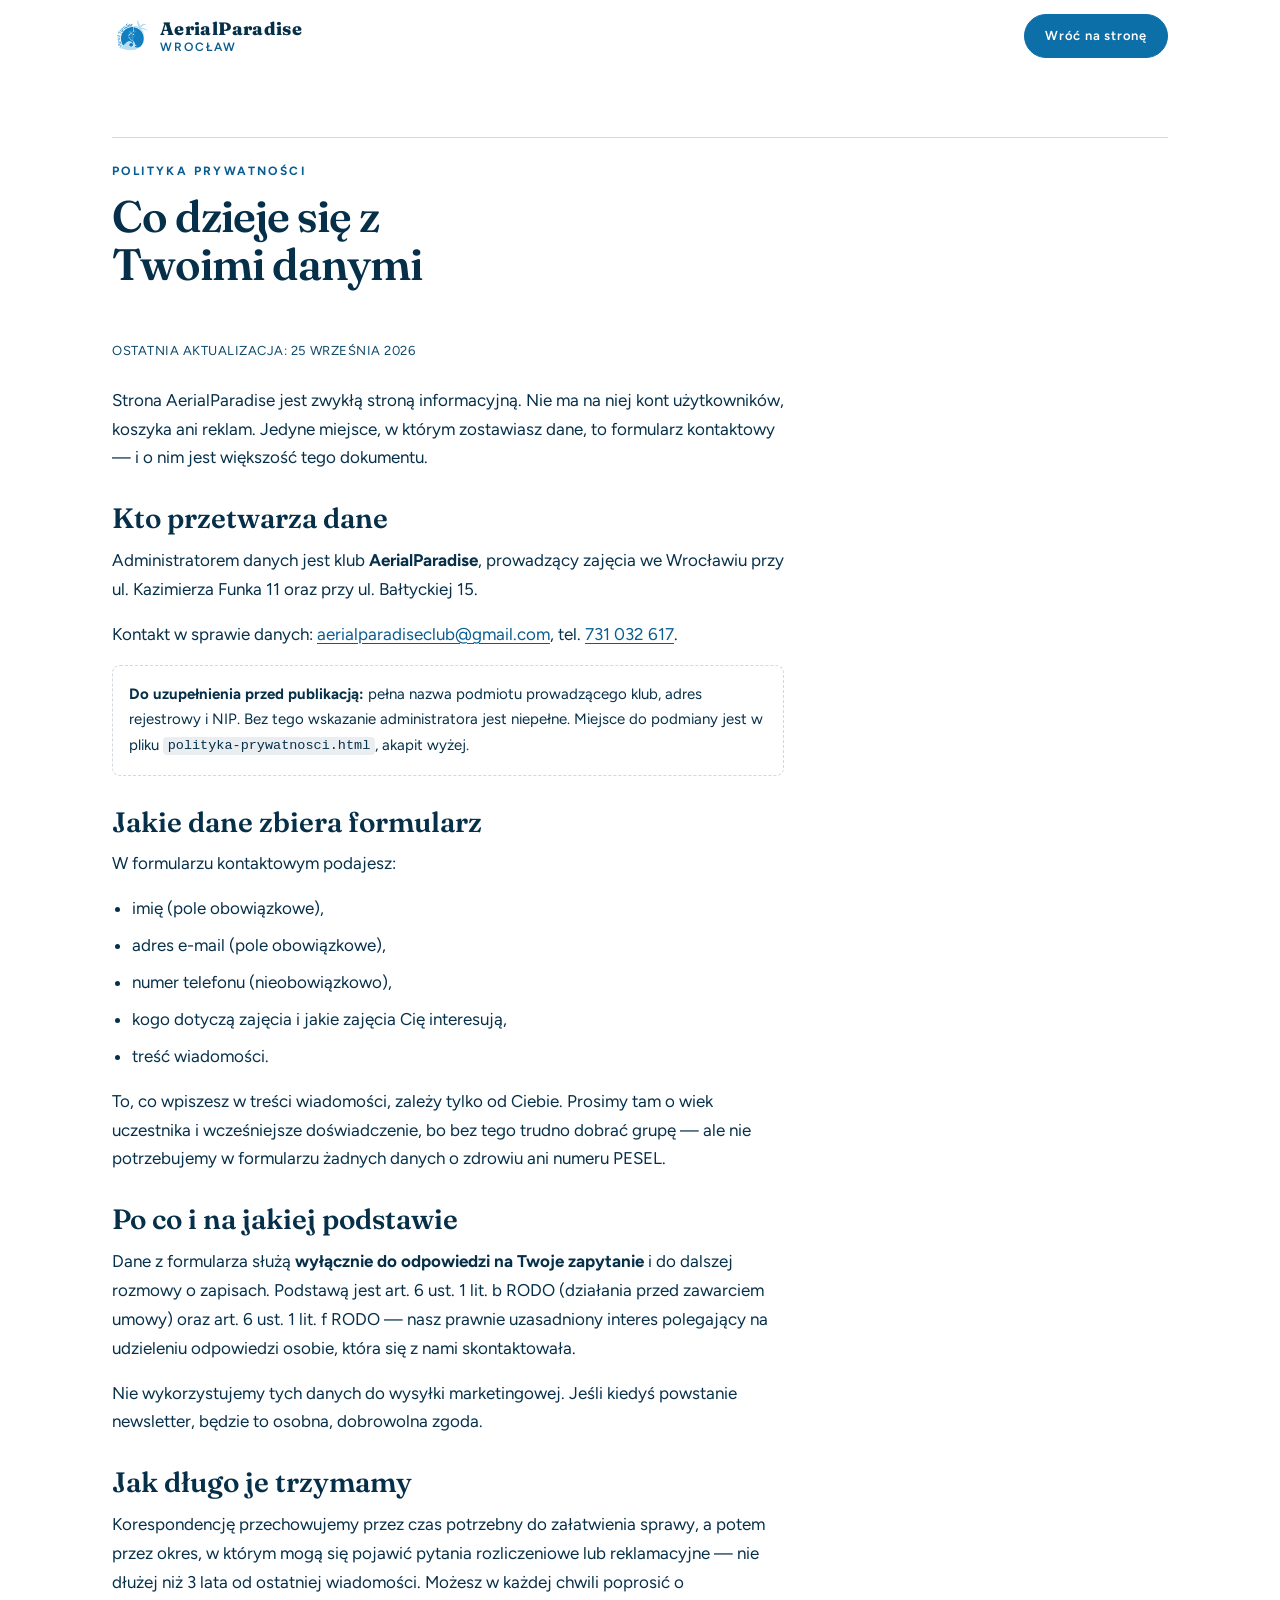
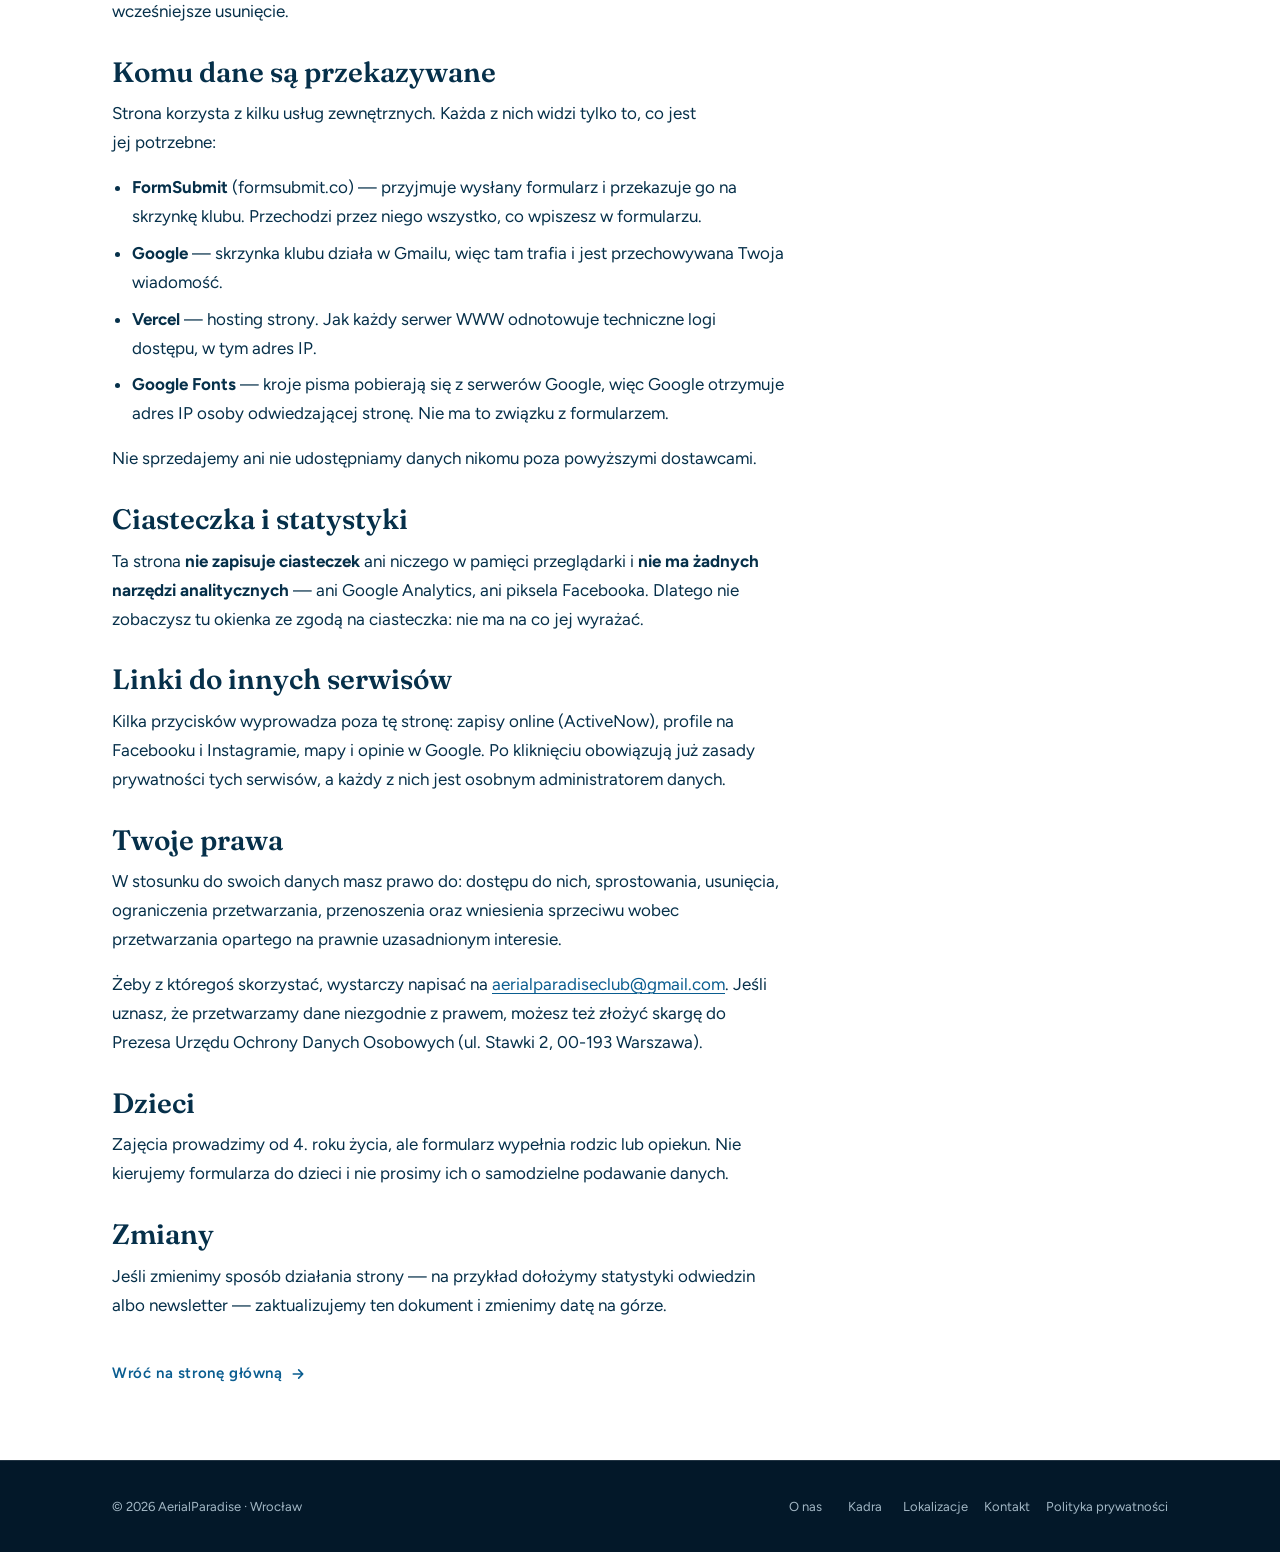
<file: polityka-prywatnosci.html>
<!DOCTYPE html>
<html lang="pl">
<head>
<meta charset="utf-8">
<meta name="viewport" content="width=device-width, initial-scale=1">
<title>Polityka prywatności — AerialParadise</title>
<meta name="description" content="Jakie dane zbiera strona AerialParadise, po co, komu je przekazuje i jakie masz prawa.">
<meta name="theme-color" content="#107EBF">

<!-- Podstrona nie ma być wynikiem wyszukiwania samym w sobie, ale musi być
     indeksowana, żeby link do niej liczył się jako element zaufania. -->
<meta name="robots" content="index, follow">
<link rel="canonical" href="https://aerial-paradise-finall.vercel.app/polityka-prywatnosci.html">

<link rel="icon" href="img/favicon-64.png" sizes="any" type="image/png">
<link rel="apple-touch-icon" href="img/apple-touch-icon.png">

<link rel="preconnect" href="https://fonts.googleapis.com">
<link rel="preconnect" href="https://fonts.gstatic.com" crossorigin>
<link href="https://fonts.googleapis.com/css2?family=Figtree:wght@400;500;600;700&family=Fraunces:opsz,wght@9..144,500..700&display=swap" rel="stylesheet">
<link rel="stylesheet" href="css/style.css">
<script>document.documentElement.className += " js";</script>
</head>
<body>
<a class="skip-link" href="#tresc">Przejdź do treści</a>

<header class="site-header">
  <div class="container site-header__bar">
    <a class="brand" href="index.html">
      <img class="brand__mark" src="img/logo.png" alt="" width="512" height="512">
      <span class="brand__name"><b>AerialParadise</b><span>Wrocław</span></span>
    </a>

    <a class="btn btn--primary btn--sm header-cta" href="index.html">Wróć na stronę</a>
  </div>
</header>

<main id="tresc">
  <section class="section strefa--jasna">
    <div class="container">
      <header class="section__head">
        <span class="eyebrow">Polityka prywatności</span>
        <h1 class="h2">Co dzieje się z Twoimi danymi</h1>
      </header>

      <div class="doc">
        <p class="doc__meta">Ostatnia aktualizacja: 25 września 2026</p>

        <div class="prose">
          <p>Strona AerialParadise jest zwykłą stroną informacyjną. Nie ma na niej
          kont użytkowników, koszyka ani reklam. Jedyne miejsce, w którym
          zostawiasz dane, to formularz kontaktowy — i o nim jest większość tego
          dokumentu.</p>

          <h2 class="h3">Kto przetwarza dane</h2>
          <p>Administratorem danych jest klub <strong>AerialParadise</strong>,
          prowadzący zajęcia we Wrocławiu przy ul. Kazimierza Funka 11
          oraz przy ul. Bałtyckiej 15.</p>
          <p>Kontakt w sprawie danych:
          <a href="mailto:aerialparadiseclub@gmail.com">aerialparadiseclub@gmail.com</a>,
          tel. <a href="tel:+48731032617">731 032 617</a>.</p>

          <p class="doc__uwaga" data-do-uzupelnienia>
            <strong>Do uzupełnienia przed publikacją:</strong> pełna nazwa
            podmiotu prowadzącego klub, adres rejestrowy i NIP. Bez tego
            wskazanie administratora jest niepełne. Miejsce do podmiany
            jest w pliku <code>polityka-prywatnosci.html</code>, akapit wyżej.
          </p>

          <h2 class="h3">Jakie dane zbiera formularz</h2>
          <p>W formularzu kontaktowym podajesz:</p>
          <ul>
            <li>imię (pole obowiązkowe),</li>
            <li>adres e-mail (pole obowiązkowe),</li>
            <li>numer telefonu (nieobowiązkowo),</li>
            <li>kogo dotyczą zajęcia i jakie zajęcia Cię interesują,</li>
            <li>treść wiadomości.</li>
          </ul>
          <p>To, co wpiszesz w treści wiadomości, zależy tylko od Ciebie.
          Prosimy tam o wiek uczestnika i wcześniejsze doświadczenie, bo bez
          tego trudno dobrać grupę — ale nie potrzebujemy w formularzu żadnych
          danych o zdrowiu ani numeru PESEL.</p>

          <h2 class="h3">Po co i na jakiej podstawie</h2>
          <p>Dane z formularza służą <strong>wyłącznie do odpowiedzi na Twoje
          zapytanie</strong> i do dalszej rozmowy o zapisach. Podstawą jest
          art. 6 ust. 1 lit. b RODO (działania przed zawarciem umowy) oraz
          art. 6 ust. 1 lit. f RODO — nasz prawnie uzasadniony interes
          polegający na udzieleniu odpowiedzi osobie, która się z nami
          skontaktowała.</p>
          <p>Nie wykorzystujemy tych danych do wysyłki marketingowej. Jeśli
          kiedyś powstanie newsletter, będzie to osobna, dobrowolna zgoda.</p>

          <h2 class="h3">Jak długo je trzymamy</h2>
          <p>Korespondencję przechowujemy przez czas potrzebny do załatwienia
          sprawy, a potem przez okres, w którym mogą się pojawić pytania
          rozliczeniowe lub reklamacyjne — nie dłużej niż 3 lata od ostatniej
          wiadomości. Możesz w każdej chwili poprosić o wcześniejsze usunięcie.</p>

          <h2 class="h3">Komu dane są przekazywane</h2>
          <p>Strona korzysta z kilku usług zewnętrznych. Każda z nich widzi
          tylko to, co jest jej potrzebne:</p>
          <ul>
            <li><strong>FormSubmit</strong> (formsubmit.co) — przyjmuje wysłany
            formularz i przekazuje go na skrzynkę klubu. Przechodzi przez niego
            wszystko, co wpiszesz w formularzu.</li>
            <li><strong>Google</strong> — skrzynka klubu działa w Gmailu, więc
            tam trafia i jest przechowywana Twoja wiadomość.</li>
            <li><strong>Vercel</strong> — hosting strony. Jak każdy serwer WWW
            odnotowuje techniczne logi dostępu, w tym adres IP.</li>
            <li><strong>Google Fonts</strong> — kroje pisma pobierają się
            z serwerów Google, więc Google otrzymuje adres IP osoby
            odwiedzającej stronę. Nie ma to związku z formularzem.</li>
          </ul>
          <p>Nie sprzedajemy ani nie udostępniamy danych nikomu poza powyższymi
          dostawcami.</p>

          <h2 class="h3">Ciasteczka i statystyki</h2>
          <p>Ta strona <strong>nie zapisuje ciasteczek</strong> ani niczego
          w pamięci przeglądarki i <strong>nie ma żadnych narzędzi
          analitycznych</strong> — ani Google Analytics, ani piksela Facebooka.
          Dlatego nie zobaczysz tu okienka ze zgodą na ciasteczka: nie ma na co
          jej wyrażać.</p>

          <h2 class="h3">Linki do innych serwisów</h2>
          <p>Kilka przycisków wyprowadza poza tę stronę: zapisy online
          (ActiveNow), profile na Facebooku i Instagramie, mapy i opinie
          w Google. Po kliknięciu obowiązują już zasady prywatności tych
          serwisów, a każdy z nich jest osobnym administratorem danych.</p>

          <h2 class="h3">Twoje prawa</h2>
          <p>W stosunku do swoich danych masz prawo do: dostępu do nich,
          sprostowania, usunięcia, ograniczenia przetwarzania, przenoszenia
          oraz wniesienia sprzeciwu wobec przetwarzania opartego na prawnie
          uzasadnionym interesie.</p>
          <p>Żeby z któregoś skorzystać, wystarczy napisać na
          <a href="mailto:aerialparadiseclub@gmail.com">aerialparadiseclub@gmail.com</a>.
          Jeśli uznasz, że przetwarzamy dane niezgodnie z prawem, możesz też
          złożyć skargę do Prezesa Urzędu Ochrony Danych Osobowych
          (ul. Stawki 2, 00-193 Warszawa).</p>

          <h2 class="h3">Dzieci</h2>
          <p>Zajęcia prowadzimy od 4. roku życia, ale formularz wypełnia
          rodzic lub opiekun. Nie kierujemy formularza do dzieci i nie prosimy
          ich o samodzielne podawanie danych.</p>

          <h2 class="h3">Zmiany</h2>
          <p>Jeśli zmienimy sposób działania strony — na przykład dołożymy
          statystyki odwiedzin albo newsletter — zaktualizujemy ten dokument
          i zmienimy datę na górze.</p>
        </div>

        <p class="doc__powrot"><a class="link-arrow" href="index.html">Wróć na stronę główną</a></p>
      </div>
    </div>
  </section>
</main>

<footer class="site-footer">
  <div class="container site-footer__bar">
    <p>© <span data-year>2026</span> AerialParadise · Wrocław</p>
    <nav aria-label="Stopka">
      <ul>
        <li><a href="index.html#o-nas">O nas</a></li>
        <li><a href="index.html#kadra">Kadra</a></li>
        <li><a href="index.html#lokalizacje">Lokalizacje</a></li>
        <li><a href="index.html#formularz">Kontakt</a></li>
        <li><a href="polityka-prywatnosci.html" aria-current="page">Polityka prywatności</a></li>
      </ul>
    </nav>
  </div>
</footer>

<script src="js/main.js" defer></script>
</body>
</html>
</file>
<file: css/style.css>
/* ==========================================================================
   AerialParadise — klub akrobatyki powietrznej, Wrocław
   Minimalistyczny arkusz stylów: dominuje biel, akcentem jest niebieski
   pobrany bezpośrednio z logo (#107EBF) i błękit (#B7DCF5).

   01. Tokeny            06. Nagłówek i nawigacja   11. Lokalizacje
   02. Reset i podstawy  07. Hero                   12. Opinie
   03. Układ i sekcje    08. Ramki na zdjęcia       13. Pasek kontaktowy
   04. Typografia        09. Bloki zajęć            14. Formularz
   05. Przyciski         10. Kadra                  15. Stopka
                                                    16. Znaczniki i narzędzia
                                                    17. Ruch
   ========================================================================== */

/* == 01. TOKENY ========================================================== */

:root {
  /* ---- Podróż od nieba do głębiny ------------------------------------
     Każda sekcja bierze wycinek gradientu: kolor końcowy jednej jest
     kolorem początkowym następnej, więc zejście pod wodę jest ciągłe.   */
  --niebo-1: #FFFFFF;      /* najwyżej — czysta biel */
  --niebo-2: #F4FBFE;      /* biel z ledwie wyczuwalnym błękitem */
  --niebo-3: #DFF2FC;      /* tu błękit dopiero się zaczyna */
  --niebo-4: #A8DCF4;      /* pełny jasny błękit — „mgiełka nad wodą" */
  --powierzchnia: #7FCBEC; /* laguna tuż pod taflą */
  --woda-1: #0F5D8E;       /* zanurzenie */
  --woda-2: #0B4D77;
  --woda-3: #083D5F;
  --glebia-1: #062F49;
  --glebia-2: #042236;
  --otchlan: #031829;      /* najniżej */

  /* Barwy marki — próbkowane z logo */
  --white: #FFFFFF;
  --brand: #107EBF;
  --brand-600: #0C6FA8;
  --brand-700: #0A5D90;
  --sky: #B7DCF5;
  --gwiazdka: #F2B93C;     /* ocena — jedyny ciepły akcent, echo słońca w hero */

  /* Tekst */
  --ink: #06304A;          /* nagłówki w strefie jasnej */
  --ink-2: #0F4A6B;        /* tekst pomocniczy w strefie jasnej */
  --ink-deep: #052235;     /* strefa zanurzenia — ciemniejszy, bo tło ciemnieje */
  --on-deep: #D8ECF8;      /* tekst pomocniczy pod wodą */

  --danger: #B3261E;
  --ok: #146C43;

  /* Powierzchnie — nadpisywane przez klasy stref */
  --heading: var(--ink);
  --on-surface: var(--ink);
  --muted: var(--ink-2);
  --accent: var(--brand-700);
  --rule: rgba(6, 48, 74, 0.18);
  --focus: var(--brand-700);
  --karta: rgba(255, 255, 255, 0.62);        /* szkło: karty, pola, kadry */
  --karta-obrys: rgba(255, 255, 255, 0.85);
  --karta-mocna: rgba(255, 255, 255, 0.9);

  /* Typografia */
  --font-display: "Fraunces", "Iowan Old Style", "Palatino Linotype", Georgia, serif;
  --font-body: "Figtree", system-ui, -apple-system, "Segoe UI", Roboto, Arial, sans-serif;

  --step-0: 1rem;
  --step-1: 1.0625rem;
  --step-2: clamp(1.25rem, 0.5vw + 1.1rem, 1.375rem);
  --step-3: clamp(1.375rem, 1vw + 1.15rem, 1.75rem);
  --step-4: clamp(1.75rem, 2.8vw + 1rem, 2.75rem);
  --step-5: clamp(2.25rem, 5.4vw + 0.8rem, 4.5rem);

  --space-1: 0.25rem;
  --space-2: 0.5rem;
  --space-3: 0.75rem;
  --space-4: 1rem;
  --space-5: 1.5rem;
  --space-6: 2rem;
  --space-7: 3rem;
  --space-8: 4rem;

  --container: 72rem;
  --gutter: clamp(1.25rem, 5vw, 3rem);
  --section-y: clamp(2.25rem, 5vw, 4.5rem);
  --header-h: 4.5rem;

  --r-sm: 0.5rem;
  --r-md: 0.5rem;
  --r-lg: 0.75rem;
  --r-pill: 999px;

  --ease-out: cubic-bezier(0.22, 0.68, 0.32, 1);
  --t-fast: 160ms;
  --t-base: 240ms;
  --t-slow: 380ms;

  --z-raised: 10;
  --z-panel: 90;
  --z-header: 100;
  --z-top: 1000;

  color-scheme: light;
}
/* == 02. RESET I PODSTAWY ================================================ */

*, *::before, *::after { box-sizing: border-box; }

html {
  -webkit-text-size-adjust: 100%;
  scroll-behavior: smooth;
  scroll-padding-top: calc(var(--header-h) + 1rem);
}

body {
  margin: 0;
  background: var(--niebo-1);
  color: var(--ink);
  font-family: var(--font-body);
  font-size: var(--step-0);
  line-height: 1.65;
  -webkit-font-smoothing: antialiased;
  overflow-x: hidden;
}
body.is-locked { overflow: hidden; }

img, svg, video { display: block; max-width: 100%; }
img { height: auto; }
button { font: inherit; color: inherit; }

a { color: var(--accent); text-underline-offset: 0.2em; text-decoration-thickness: 0.08em; }

:focus-visible { outline: 3px solid var(--focus); outline-offset: 3px; border-radius: 6px; }
::selection { background: var(--sky); color: #052235; }

.skip-link {
  position: absolute;
  left: var(--space-4);
  top: var(--space-4);
  z-index: var(--z-top);
  padding: 0.75rem 1.25rem;
  background: #052235;
  color: #fff;
  border-radius: var(--r-sm);
  font-weight: 600;
  text-decoration: none;
  transform: translateY(-180%);
  transition: transform var(--t-base) var(--ease-out);
}
.skip-link:focus-visible { transform: translateY(0); }

.visually-hidden {
  position: absolute;
  width: 1px; height: 1px;
  margin: -1px; padding: 0;
  overflow: hidden;
  clip-path: inset(50%);
  white-space: nowrap;
}

/* == 03. UKŁAD, SEKCJE I STREFY GŁĘBOKOŚCI =============================== */

.container {
  width: 100%;
  max-width: var(--container);
  margin-inline: auto;
  padding-inline: var(--gutter);
}
.container--narrow { max-width: 48rem; }

.section {
  position: relative;
  padding-block: var(--section-y);
  color: var(--on-surface);
  overflow: hidden;              /* przytrzymuje efekty: bąbelki, promienie */
}
.section--tight { padding-block: clamp(1.75rem, 4vw, 3rem); }

/* Wycinki gradientu — sąsiednie sekcje dzielą kolor styku, więc tło płynie
   bez szwu od nieba na górze do otchłani na dole.                          */
#gora        { background: linear-gradient(180deg, var(--niebo-1) 0%, var(--niebo-2) 100%); }
#o-nas       { background: linear-gradient(180deg, var(--niebo-2) 0%, var(--niebo-3) 100%); }
#zajecia     { background: linear-gradient(180deg, var(--niebo-3) 0%, var(--niebo-4) 100%); }
#oferta      { background: linear-gradient(180deg, var(--niebo-4) 0%, var(--powierzchnia) 100%); }
#galeria     { background: linear-gradient(180deg, var(--powierzchnia) 0%, var(--woda-1) 100%); }
#kadra       { background: linear-gradient(180deg, var(--woda-1) 0%, var(--woda-2) 100%); }
#lokalizacje { background: linear-gradient(180deg, var(--woda-2) 0%, var(--woda-3) 100%); }
#opinie      { background: linear-gradient(180deg, var(--woda-3) 0%, var(--glebia-1) 100%); }
#formularz   { background: linear-gradient(180deg, var(--glebia-1) 0%, var(--glebia-2) 100%); }
#kontakt     { background: linear-gradient(180deg, var(--glebia-2) 0%, var(--otchlan) 100%); }

/* Strefa jasna — niebo i tafla. Ciemny tekst na jasnym błękicie. */
.strefa--jasna {
  --heading: var(--ink);
  --on-surface: var(--ink);
  --muted: var(--ink-2);
  --accent: var(--brand-700);
  --focus: var(--brand-700);
  --rule: rgba(6, 48, 74, 0.18);
  --karta: rgba(255, 255, 255, 0.62);
  --karta-obrys: rgba(255, 255, 255, 0.85);
}

/* Strefa zanurzenia — tło ciemnieje w trakcie sekcji, więc tekst jest
   maksymalnie ciemny, a tekstu jest tu najmniej (sekcja to głównie zdjęcia). */
.strefa--zanurzenie {
  --heading: var(--ink-deep);
  --on-surface: var(--ink-deep);
  --muted: var(--ink-deep);
  --accent: var(--ink-deep);
  --focus: var(--ink-deep);
  --rule: rgba(5, 34, 53, 0.26);
  --karta: rgba(255, 255, 255, 0.55);
  --karta-obrys: rgba(255, 255, 255, 0.7);
}

/* Strefa głębi — biały tekst na granacie, karty jako matowe szkło. */
.strefa--glebia {
  --heading: #FFFFFF;
  --danger: #FFB4AE;
  --ok: #A7E8C4;
  --on-surface: #FFFFFF;
  --muted: var(--on-deep);
  --accent: #FFFFFF;
  --focus: #FFFFFF;
  --rule: rgba(255, 255, 255, 0.22);
  --karta: rgba(255, 255, 255, 0.08);
  --karta-obrys: rgba(255, 255, 255, 0.2);
}

/* == 04. TYPOGRAFIA ====================================================== */

h1, h2, h3, h4 {
  margin: 0;
  font-family: var(--font-display);
  font-weight: 600;
  line-height: 1.06;
  color: var(--heading);
  text-wrap: balance;
}

p { margin: 0 0 1em; text-wrap: pretty; }
p:last-child { margin-bottom: 0; }

.h1 { font-size: var(--step-5); font-weight: 700; letter-spacing: -0.028em; line-height: 1.02; }
.h2 { font-size: var(--step-4); letter-spacing: -0.022em; line-height: 1.08; }
.h3 { font-size: var(--step-3); }
.h4 { font-size: var(--step-2); }

.eyebrow {
  display: block;
  margin: 0 0 var(--space-4);
  font-family: var(--font-body);
  font-size: 0.75rem;
  font-weight: 700;
  letter-spacing: 0.2em;
  text-transform: uppercase;
  color: var(--accent);
}

.lede {
  font-size: 1.125rem;
  line-height: 1.65;
  color: var(--muted);
  max-width: 40ch;
}

.prose { max-width: 55ch; color: var(--muted); }   /* ~70 znaków w linii */

/* Nagłówek sekcji: etykieta i tytuł po lewej, zdanie wprowadzające po prawej,
   pod włoskowatą kreską. Układ redakcyjny zamiast wyśrodkowanego stosu —
   dzięki temu każda sekcja zaczyna się jak rozdział, a nie jak slajd.        */
.section__head {
  position: relative;
  display: grid;
  row-gap: var(--space-3);
  max-width: none;
  margin-bottom: clamp(1.5rem, 4vw, 3.5rem);
  padding-top: var(--space-5);
}
/* Kreska nad nagłówkiem dorysowuje się przy wejściu sekcji.
   Bez JS jest po prostu narysowana od razu.                                */
.section__head::before {
  content: "";
  position: absolute;
  top: 0;
  left: 0;
  right: 0;
  height: 1px;
  background: var(--rule);
  transform-origin: left center;
}
.js .section__head.reveal::before { transform: scaleX(0); transition: transform 300ms var(--ease-out); }
.js .section__head.reveal.is-in::before { transform: scaleX(1); }
.section__head .eyebrow { margin: 0; }
.section__head .lede { margin: 0; max-width: 40ch; }

@media (min-width: 62rem) {
  .section__head {
    grid-template-columns: minmax(0, 1.15fr) minmax(0, 1fr);
    column-gap: clamp(2.5rem, 6vw, 5rem);
    align-items: end;
  }
  .section__head .eyebrow { grid-column: 1; grid-row: 1; }
  .section__head .h2      { grid-column: 1; grid-row: 2; }
  .section__head .lede    { grid-column: 2; grid-row: 1 / span 2; align-self: end; }
}

/* == 05. PRZYCISKI ======================================================= */

.btn {
  --btn-bg: var(--brand-600);
  --btn-fg: #FFFFFF;
  --btn-bd: var(--brand-600);
  display: inline-flex;
  align-items: center;
  justify-content: center;
  gap: 0.5rem;
  min-height: 3rem;
  padding: 0.75rem 1.75rem;
  border: 1.5px solid var(--btn-bd);
  border-radius: var(--r-pill);
  background: var(--btn-bg);
  color: var(--btn-fg);
  font-size: 0.9375rem;
  font-weight: 600;
  letter-spacing: 0.06em;
  text-transform: none;
  line-height: 1.2;
  text-decoration: none;
  cursor: pointer;
  touch-action: manipulation;
  transition: background-color var(--t-fast) var(--ease-out),
              border-color var(--t-fast) var(--ease-out),
              color var(--t-fast) var(--ease-out),
              transform var(--t-fast) var(--ease-out);
}
.btn--primary:hover { --btn-bg: var(--brand-700); --btn-bd: var(--brand-700); }

.btn--outline { --btn-bg: transparent; --btn-fg: var(--brand-700); --btn-bd: var(--rule); }
.btn--outline:hover { --btn-bd: var(--brand); --btn-bg: rgba(16, 126, 191, 0.07); }

.btn--light { --btn-bg: #FFFFFF; --btn-fg: var(--brand-700); --btn-bd: #FFFFFF; }
.btn--light:hover { --btn-bg: var(--sky); --btn-bd: var(--sky); }

.btn--outline-light { --btn-bg: transparent; --btn-fg: #FFFFFF; --btn-bd: rgba(255, 255, 255, 0.55); }
.btn--outline-light:hover { --btn-bg: rgba(255, 255, 255, 0.16); --btn-bd: #FFFFFF; }

.btn--sm { min-height: 2.75rem; padding: 0.5rem 1.25rem; font-size: 0.8125rem; }

.btn-row { display: flex; flex-wrap: wrap; gap: var(--space-3); margin-top: var(--space-6); }

.link-arrow {
  display: inline-flex;
  align-items: center;
  min-height: 2.75rem;
  gap: 0.45rem;
  font-size: 0.9375rem;
  font-weight: 600;
  letter-spacing: 0.04em;
  text-transform: none;
  color: var(--accent);
  text-decoration: none;
}
.link-arrow::after {
  content: "";
  width: 1.05em; height: 1.05em;
  background: currentColor;
  transition: transform var(--t-fast) var(--ease-out);
  -webkit-mask: url("data:image/svg+xml,%3Csvg xmlns='http://www.w3.org/2000/svg' viewBox='0 0 24 24' fill='none' stroke='%23000' stroke-width='2.4' stroke-linecap='round' stroke-linejoin='round'%3E%3Cpath d='M5 12h14M13 6l6 6-6 6'/%3E%3C/svg%3E") center / contain no-repeat;
          mask: url("data:image/svg+xml,%3Csvg xmlns='http://www.w3.org/2000/svg' viewBox='0 0 24 24' fill='none' stroke='%23000' stroke-width='2.4' stroke-linecap='round' stroke-linejoin='round'%3E%3Cpath d='M5 12h14M13 6l6 6-6 6'/%3E%3C/svg%3E") center / contain no-repeat;
}
.link-arrow:hover::after { transform: translateX(4px); }

/* Reakcja na wciśnięcie — palec/mysz dostaje potwierdzenie od razu */
.btn:active { transform: scale(0.98); }
.carousel__arrow:active,
.nav-toggle:active { transform: scale(0.94); }
/* == 06. NAGŁÓWEK I NAWIGACJA ============================================ */

.site-header {
  position: sticky;
  top: 0;
  z-index: var(--z-header);
  background: rgba(255, 255, 255, 0.72);
  backdrop-filter: blur(14px) saturate(150%);
  -webkit-backdrop-filter: blur(14px) saturate(150%);
  border-bottom: 1px solid transparent;
  transition: border-color var(--t-base) var(--ease-out), background-color var(--t-base) var(--ease-out);
}
.site-header.is-stuck { background: rgba(255, 255, 255, 0.9); border-bottom-color: rgba(6, 48, 74, 0.14); }

.site-header__bar { display: flex; align-items: center; gap: var(--space-4); min-height: var(--header-h); }

.brand {
  display: inline-flex;
  align-items: center;
  gap: 0.6rem;
  min-height: 2.75rem;
  min-width: 2.75rem;
  margin-right: auto;
  color: var(--heading);
  text-decoration: none;
}
.brand__mark { width: 2.4rem; height: 2.4rem; flex: none; }
.brand__name { display: flex; flex-direction: column; line-height: 1; }
.brand__name b {
  font-family: var(--font-display);
  font-size: 1.125rem;
  font-weight: 800;
  letter-spacing: 0.02em;
  text-transform: none;
}
.brand__name span {
  margin-top: 0.25em;
  font-size: 0.75rem;
  font-weight: 600;
  letter-spacing: 0.16em;
  text-transform: uppercase;
  color: var(--brand-700);
}

.nav { display: none; }
.nav__list { display: flex; align-items: center; gap: clamp(0.75rem, 2vw, 1.75rem); margin: 0; padding: 0; list-style: none; }
.nav__link {
  position: relative;
  display: inline-flex;
  align-items: center;
  min-height: 2.75rem;
  padding: 0 0.15rem;
  /* Pozycje menu są elementami elastycznymi i przy ciasnym pasku kurczyły się
     poniżej własnej treści — tekst łamał się w środku, a dwie pozycje siadały
     o 2 px niżej od reszty. Zakaz łamania sprawia, że menu albo mieści się
     w całości, albo problem widać od razu, zamiast po cichu zniekształcać. */
  white-space: nowrap;
  color: var(--heading);
  font-size: 0.8125rem;
  font-weight: 600;
  letter-spacing: 0.12em;
  text-transform: uppercase;
  text-decoration: none;
}
.nav__link::after {
  content: "";
  position: absolute;
  left: 0.15rem; right: 0.15rem; bottom: 0.6rem;
  height: 2px;
  background: var(--brand);
  transform: scaleX(0);
  transform-origin: left;
  transition: transform var(--t-base) var(--ease-out);
}
.nav__link:hover::after, .nav__link[aria-current]::after { transform: scaleX(1); }
.nav__link[aria-current] { color: var(--brand-700); }

.header-cta { display: inline-flex; flex: none; }

.nav-toggle {
  display: inline-flex;
  align-items: center;
  justify-content: center;
  width: 3rem; height: 3rem;
  flex: none;
  padding: 0;
  border: 1px solid var(--rule);
  border-radius: var(--r-pill);
  background: var(--karta);
  backdrop-filter: blur(8px);
  -webkit-backdrop-filter: blur(8px);
  color: var(--heading);
  cursor: pointer;
  touch-action: manipulation;
}
.nav-toggle__box { position: relative; width: 1.125rem; height: 0.75rem; }
.nav-toggle__box i {
  position: absolute; left: 0; right: 0;
  height: 2px; border-radius: 2px;
  background: currentColor;
  transition: transform var(--t-base) var(--ease-out), opacity var(--t-fast) linear;
}
.nav-toggle__box i:nth-child(1) { top: 0; }
.nav-toggle__box i:nth-child(2) { top: 50%; margin-top: -1px; }
.nav-toggle__box i:nth-child(3) { bottom: 0; }
.nav-toggle[aria-expanded="true"] .nav-toggle__box i:nth-child(1) { transform: translateY(5px) rotate(45deg); }
.nav-toggle[aria-expanded="true"] .nav-toggle__box i:nth-child(2) { opacity: 0; }
.nav-toggle[aria-expanded="true"] .nav-toggle__box i:nth-child(3) { transform: translateY(-5px) rotate(-45deg); }

.mobile-nav {
  position: fixed;
  inset: 0;
  z-index: var(--z-panel);
  display: grid;
  grid-template-rows: var(--header-h) 1fr;
  background: linear-gradient(180deg, var(--niebo-1) 0%, var(--niebo-3) 100%);
  visibility: hidden;
  opacity: 0;
  transition: opacity var(--t-base) var(--ease-out), visibility 0s linear var(--t-base);
}
.mobile-nav.is-open { visibility: visible; opacity: 1; transition: opacity var(--t-base) var(--ease-out), visibility 0s; }
.mobile-nav__body {
  display: flex;
  flex-direction: column;
  gap: var(--space-5);
  padding: var(--space-4) var(--gutter) calc(var(--space-8) + env(safe-area-inset-bottom));
  overflow-y: auto;
  /* Dojechanie palcem do końca listy nie może zacząć przewijać strony
     pod spodem — na telefonie wygląda to jak zacięcie menu.             */
  overscroll-behavior: contain;
  -webkit-overflow-scrolling: touch;
}

.mobile-nav__list { margin: 0; padding: 0; list-style: none; }
.mobile-nav__list li + li { border-top: 1px solid var(--rule); }
.mobile-nav__list a {
  display: flex;
  align-items: center;
  min-height: 3.5rem;
  color: var(--heading);
  font-family: var(--font-display);
  font-size: 1.5rem;
  font-weight: 700;
  text-transform: none;
  text-decoration: none;
}
/* Telefon w poziomie: na listę zostaje ok. 300 px wysokości, a pozycje po
   3,5rem kazały przewijać całe menu, żeby dojść do zapisów na dole.
   Musi stać PO regule `.mobile-nav__list a` — ma tę samą specyficzność,
   więc decyduje kolejność w pliku.                                      */
@media (max-height: 30rem) {
  .mobile-nav__body { gap: var(--space-4); padding-top: var(--space-3); }
  .mobile-nav__list a { min-height: 2.75rem; font-size: 1.125rem; }
}

.mobile-nav__meta {
  margin-top: auto;
  padding-top: var(--space-5);
  border-top: 1px solid var(--rule);
  color: var(--ink-2);
  font-size: 0.9375rem;
}
.mobile-nav__meta a {
  display: inline-flex;
  align-items: center;
  min-height: 2.75rem;
  color: var(--brand-700);
  font-weight: 700;
  text-decoration: none;
}

/* Menu poziome pokazujemy dopiero od 70rem (1120 px), nie od 62rem.

   Siedem pozycji z „Kolonie i urodziny" potrzebuje 740 px. Razem z logotypem
   (176 px) i przyciskiem zapisów (108 px) daje to 1056 px — przy 992 px pasek
   ma 977 px, więc brakowało 79 px. Flexbox nie zgłaszał tego jako przepełnienie:
   ściskał logotyp do 44 px, a napis „AerialParadise" wychodził poza jego
   ramkę i **wjeżdżał pod pozycję „O nas"**. Stąd wrażenie, że menu nachodzi
   na logo.

   Poniżej tej szerokości nawigację przejmuje menu pod hamburgerem — a ono
   ma bogatszą listę, z rozbiciem zajęć i obu ofert na osobne pozycje.     */
@media (min-width: 70rem) {
  .nav { display: block; }
  .nav-toggle { display: none; }
  .mobile-nav { display: none; }
}

/* Logotyp nie może być ściskany, żeby zrobić miejsce menu — jego napis i tak
   nie zawija się ani nie przycina, więc „zaoszczędzone" piksele wychodzą
   spod spodu i nachodzą na sąsiada. Lepiej, żeby zabrakło miejsca widocznie. */
.brand { flex: none; }

/* == 07. HERO ============================================================ */

.hero {
  position: relative;
  min-height: min(92vh, 50rem);
  padding-block: clamp(3.5rem, 8vh, 6rem) clamp(3rem, 10vh, 8rem);

  overflow: hidden;
  text-align: center;
}
.hero__inner { position: relative; z-index: var(--z-raised); display: flex; flex-direction: column; align-items: center; width: 100%; }

/* --- Zdjęcie jako tło hero ------------------------------------------------
   W hero stoi tylko logo i nazwa, więc kadr może być mocno widoczny:
   ok. 30 % za nazwą i do 75 % w dolnym pasie. Ku górze rozpływa się
   w niebie. Zdjęcie ma miejsca niemal czarne (włosy, cień), więc pod
   napisem leży zasłona w barwie nieba — kontrast jest policzony dla
   najciemniejszego realnego piksela pod nazwą.                          */
.hero__tlo {
  position: absolute;
  inset: 0;
  z-index: 0;
  overflow: hidden;
  pointer-events: none;
}
.hero__tlo img {
  width: 100%;
  height: 100%;
  object-fit: cover;
  object-position: 50% 38%;
  opacity: 0.92;
  -webkit-mask-image: var(--maska-tla);
  mask-image: var(--maska-tla);
}
.hero__tlo {
  /* Zdjęcie gaśnie długo, na przestrzeni ostatnich ~20 % wysokości hero,
     i jest już całkiem niewidoczne 2 % przed dolną krawędzią. Wcześniej
     schodziło z 98 % do zera na 47 px tuż nad granicą sekcji i ten skok
     było widać jako twarde przejście barw.                             */
  --maska-tla: linear-gradient(180deg,
    rgba(0, 0, 0, 0.10) 0%,
    rgba(0, 0, 0, 0.34) 28%,
    rgba(0, 0, 0, 0.58) 55%,
    rgba(0, 0, 0, 0.76) 70%,
    rgba(0, 0, 0, 0.92) 80%,
    rgba(0, 0, 0, 0.62) 88%,
    rgba(0, 0, 0, 0.22) 94%,
    rgba(0, 0, 0, 0)    98%,
    rgba(0, 0, 0, 0)   100%);
}
/* Zasłona nieba siedzi na wysokości napisów (ok. 60 %), a nie na twarzy —
   dzięki temu postać ze zdjęcia zostaje odsłonięta, a tekst ma kontrast.
   Pierwszy promień jest przesadnie szeroki celowo: inaczej litery przy
   lewej i prawej krawędzi wypadałyby poza zasłonę.                     */
.hero__tlo::after {
  content: "";
  position: absolute;
  inset: 0;
  background:
    radial-gradient(200% 24% at 50% 72%,
      rgba(255, 255, 255, 0.78) 0%,
      rgba(255, 255, 255, 0.42) 60%,
      rgba(255, 255, 255, 0) 100%),
    linear-gradient(180deg,
      rgba(244, 251, 254, 0) 74%,
      rgba(244, 251, 254, 0.55) 88%,
      var(--niebo-2) 100%);
}
/* Bez maski (starsze przeglądarki) zdjęcie zostaje przygaszone,
   żeby nie przykryło nagłówka twardą krawędzią. */
@supports not ((mask-image: linear-gradient(#000, #000)) or (-webkit-mask-image: linear-gradient(#000, #000))) {
  .hero__tlo img { opacity: 0.28; }
}


/* Logo siedzi wysoko, nad głową postaci ze zdjęcia (twarz jest mniej
   więcej na 40 % wysokości hero). Odstęp pod logo zrzuca nazwę poniżej
   twarzy — dlatego jest tak duży i liczony w `vh`, a nie w `rem`.     */
.hero__logo {
  width: clamp(5.5rem, 13vw, 8.5rem);
  height: auto;
  margin-bottom: clamp(7rem, 28vh, 16rem);
}

/* Nazwa klubu. Nad zdjęciem tylko pełny granat: błękit z logo dałby
   tu ok. 1,7:1 i byłby nieczytelny. */
.hero__title {
  margin: 0;
  font-family: var(--font-display);
  font-size: clamp(2.5rem, 11vw, 7rem);
  font-weight: 600;
  line-height: 1.02;
  letter-spacing: -0.02em;
  color: var(--ink);
}

.hero__pod {
  margin: clamp(0.75rem, 1.6vh, 1.25rem) 0 0;
  font-family: var(--font-body);
  font-size: clamp(0.9375rem, 2.4vw, 1.375rem);
  font-weight: 600;
  letter-spacing: clamp(0.14em, 0.5vw, 0.26em);
  text-transform: uppercase;
  color: var(--ink);
}

/* Szarfy — jedyny element dekoracyjny, w błękicie z logo */
.hero__silks { position: absolute; top: 0; width: min(18rem, 34vw); height: 130%; opacity: 0.5; pointer-events: none; }
.hero__silks--l { left: -4%; }
.hero__silks--r { right: -4%; transform: scaleX(-1); }

/* Telefon obrócony na bok. Duży odstęp pod logo ma sens tylko w pionie —
   zrzuca nazwę poniżej twarzy z kadru. W poziomie ta sama wartość (dolne
   ograniczenie 7rem) plus nazwa liczona z szerokości okna rozdymały hero
   do ok. 125 % ekranu, więc sama nazwa klubu nie mieściła się w widoku.  */
@media (max-height: 30rem) and (orientation: landscape) {
  .hero {
    min-height: 0;
    padding-block: var(--space-6) var(--space-7);
  }
  .hero__logo {
    width: clamp(3.5rem, 9vh, 5rem);
    margin-bottom: clamp(1.5rem, 9vh, 3.5rem);
  }
  .hero__title { font-size: clamp(2.25rem, 7vw, 3.5rem); }
  .hero__pod { font-size: clamp(0.8125rem, 1.5vw, 1rem); letter-spacing: 0.16em; }
}


/* Na najwęższych ekranach zostaje sam znak graficzny — nazwa i tak jest
   w logotypie, a miejsce jest potrzebne przyciskowi zapisów i menu.        */
@media (max-width: 22rem) {
  .brand__name { display: none; }
}
@media (max-width: 47.99rem) {
  .hero__silks { opacity: 0.32; width: 42vw; }
}

/* == 08. RAMKI NA ZDJĘCIA ================================================ */

.photo {
  position: relative;
  margin: 0;
  aspect-ratio: var(--ratio, 4 / 3);
  border-radius: var(--r-md);
  overflow: hidden;
  background: var(--karta);
  isolation: isolate;
}
.photo img { position: absolute; inset: 0; width: 100%; height: 100%; object-fit: cover; }
.photo.is-empty img { visibility: hidden; }

.photo__hint {
  position: absolute;
  inset: 0;
  z-index: 2;
  display: flex;
  flex-direction: column;
  align-items: center;
  justify-content: center;
  gap: 0.6rem;
  padding: clamp(0.75rem, 3vw, 1.5rem);
  text-align: center;
  border: 1.5px dashed rgba(16, 126, 191, 0.45);
  border-radius: inherit;
  background: var(--karta);
}
.photo.is-loaded .photo__hint { display: none; }

.photo__label { max-width: 26ch; font-size: 0.8125rem; font-weight: 600; line-height: 1.4; color: var(--accent); }
.photo__file {
  padding: 0.2rem 0.55rem;
  border-radius: var(--r-pill);
  background: rgba(127, 203, 236, 0.1);
  color: var(--accent);
  font-family: ui-monospace, "Consolas", monospace;
  font-size: 0.75rem;
  overflow-wrap: anywhere;
}

/* Pas galerii — rząd zdjęć, jak na stronie-inspiracji */
.strip-pas { position: relative; }
.strip { display: grid; grid-template-columns: repeat(2, minmax(0, 1fr)); gap: var(--space-3); }
.strip .photo { --ratio: 3 / 4; }
/* Kadry poziome docinamy do pionu tak, żeby postać została w kadrze */
.strip .photo--kadr img { object-position: 56% 42%; }
@media (min-width: 48rem) {
  /* Siatka bez JS — po włączeniu przesuwu układ przejmuje `.strip-pas`. */
  .strip { grid-template-columns: repeat(4, minmax(0, 1fr)); }
  body { font-size: var(--step-1); line-height: 1.7; }
}

/* --- Galeria: dwa rzędy jadące powoli w bok -------------------------------
   Na każdej szerokości, nie tylko na telefonie. Czternaście kafli w siatce
   zajmowałoby kilka ekranów; tutaj widać dwa rzędy, a reszta sama nadjeżdża
   z prawej. Skrypt dokłada komplet kopii, więc `-50%` to dokładnie jeden
   zestaw i pętla nie ma szwu.

   Bez JS pas zostaje zwykłą siatką — układ dwurzędowy włącza się dopiero
   po ustawieniu `data-galeria-gotowy` przez skrypt.                       */
.strip-pas {
  overflow: hidden;
  /* Krawędzie rozmywają się, żeby zdjęcia nie były ucinane pionową linią */
  --maska-pasa: linear-gradient(90deg, rgba(0,0,0,0) 0%, rgba(0,0,0,1) 5%,
    rgba(0,0,0,1) 95%, rgba(0,0,0,0) 100%);
  mask-image: var(--maska-pasa);
}
.strip-pas[data-galeria-gotowy] .strip {
  grid-template-columns: none;
  grid-template-rows: repeat(2, auto);
  grid-auto-flow: column;
  /* Na telefonie kafel ma ok. 40 % szerokości ekranu, na dużym ekranie
     zatrzymuje się na 15 rem — inaczej dwa rzędy zajęłyby cały widok. */
  grid-auto-columns: clamp(9rem, 40vw, 15rem);
  width: max-content;
}
/* Własnościami długimi, nie skrótem `animation:` — skrót ustawiłby przy
   okazji `animation-play-state: running` i zatrzymanie pasa przy otwartym
   powiększeniu nie miałoby czego zatrzymać (ta sama pułapka co przy chmurach). */
.js .strip-pas[data-galeria-gotowy] .strip {
  animation-name: przesuw-galerii;
  animation-duration: var(--tempo-galerii, 48s);
  animation-timing-function: linear;
  animation-iteration-count: infinite;
}
/* Przesuw staje, gdy zdjęcie jest powiększone — inaczej pas jechałby
   dalej pod spodem i po zamknięciu kadr byłby w innym miejscu.         */
.strip-pas[data-zatrzymany] .strip { animation-play-state: paused; }

/* Kopie istnieją wyłącznie po to, żeby domknąć pętlę przesuwu. Poza nią —
   na dużym ekranie i przy „ogranicz ruch" — nie mogą dołożyć ośmiu kafli
   do siatki, więc domyślnie ich nie ma. */
.strip > [data-klon-galerii] { display: none; }
.strip-pas[data-galeria-gotowy] .strip > [data-klon-galerii] { display: block; }

/* --- Powiększanie zdjęć z galerii ---------------------------------------
   Przycisk dokłada skrypt i leży na całym kaflu. Jest przezroczysty —
   widać zdjęcie pod spodem — ale ma własne obramowanie fokusu, więc przy
   obsłudze klawiaturą widać, na którym zdjęciu się stoi.                 */
.photo__lupa {
  position: absolute;
  inset: 0;
  z-index: var(--z-raised);
  width: 100%;
  height: 100%;
  padding: 0;
  border: 0;
  border-radius: inherit;
  background: transparent;
  cursor: zoom-in;
}

.lupa {
  width: min(92vw, 60rem);
  max-width: none;
  max-height: 92vh;
  padding: 0;
  border: 0;
  border-radius: var(--r-lg, 1rem);
  background: transparent;
  overflow: visible;
}
.lupa::backdrop { background: rgba(3, 24, 41, 0.86); backdrop-filter: blur(6px); }
.lupa__foto {
  display: block;
  width: 100%;
  max-height: 82vh;
  object-fit: contain;
  border-radius: var(--r-lg, 1rem);
  background: var(--glebia-2);
}
.lupa__zamknij {
  position: absolute;
  top: -0.5rem;
  right: -0.5rem;
  display: inline-flex;
  align-items: center;
  justify-content: center;
  width: 2.75rem;
  height: 2.75rem;
  border: 1px solid rgba(255, 255, 255, 0.35);
  border-radius: 50%;
  background: var(--otchlan);
  color: #FFFFFF;
  font-size: 1.125rem;
  line-height: 1;
  cursor: pointer;
}
.lupa__zamknij:hover { background: var(--glebia-1); }

/* Na wąskim ekranie krzyżyk nie może wystawać poza kadr zdjęcia. */
@media (max-width: 30rem) {
  .lupa__zamknij { top: 0.5rem; right: 0.5rem; }
}


@keyframes przesuw-galerii {
  from { transform: translateX(0); }
  to   { transform: translateX(-50%); }
}

/* Pas pełnoekranowy — zdjęcie na całą szerokość między sekcjami.
   Krawędzie wtapiają się w barwę sąsiednich sekcji (--pas-krawedz),
   dzięki czemu ciągły gradient nieba i wody nie zostaje przecięty. */
.pas-foto {
  position: relative;
  margin: 0;
  height: clamp(13rem, 32vw, 24rem);
  overflow: hidden;
  background: var(--pas-krawedz, var(--woda-1));
}
.pas-foto img {
  display: block;
  width: 100%;
  height: 100%;
  object-fit: cover;
  transform: scale(1.06);
}
.pas-foto::after {
  content: "";
  position: absolute;
  inset: 0;
  pointer-events: none;
  background: linear-gradient(180deg,
    var(--pas-krawedz, var(--woda-1)) 0%,
    rgba(0, 0, 0, 0) 30%,
    rgba(0, 0, 0, 0) 70%,
    var(--pas-krawedz, var(--woda-1)) 100%);
}

/* == 09. BLOKI ZAJĘĆ ===================================================== */

/* Karuzela zajęć — przewijanie w bok zamiast długiej listy w dół.
   Na telefonie strzałki stoją NAD slajdem, z licznikiem między nimi — na
   bokach zasłaniałyby zdjęcie. Od tabletu w górę wracają po bokach toru.
   W kodzie idą przed torem, więc kolejność fokusu zgadza się z układem.  */
.carousel {
  display: grid;
  grid-template-columns: auto minmax(0, 1fr) auto;
  grid-template-areas:
    "prev   status next"
    "track  track  track";
  align-items: center;
  column-gap: var(--space-3);
  row-gap: var(--space-5);
}
@media (min-width: 48rem) {
  .carousel {
    grid-template-areas:
      "prev track next"
      ".    status .";
    column-gap: clamp(0.75rem, 2vw, 1.75rem);
  }
}

.carousel__track {
  grid-area: track;
  display: grid;
  grid-auto-flow: column;
  grid-auto-columns: 100%;
  --slide-gap: clamp(1.5rem, 4vw, 3rem);
  gap: var(--slide-gap);
  padding-block: 0.25rem;
  overflow-x: auto;
  /* Bez tego przeglądarka włącza też pionowe przewijanie toru (overflow-x
     wymusza overflow-y: auto). Przy wysokiej karcie kadry robi się kilka
     pikseli pionowego zapasu, który przechwytuje przesunięcie palcem
     i strona przestaje się przewijać. */
  overflow-y: hidden;
  overscroll-behavior-x: contain;
  scroll-snap-type: x mandatory;
  scroll-behavior: smooth;
  scrollbar-width: none;
}
.carousel__track::-webkit-scrollbar { display: none; }
.carousel__track:focus-visible { outline: 3px solid var(--focus); outline-offset: 6px; border-radius: var(--r-lg); }

.carousel__arrow {
  display: inline-flex;
  align-items: center;
  justify-content: center;
  width: 3rem;
  height: 3rem;
  padding: 0;
  border: 1.5px solid var(--rule);
  border-radius: var(--r-pill);
  background: var(--karta);
  backdrop-filter: blur(8px);
  -webkit-backdrop-filter: blur(8px);
  color: var(--heading);
  cursor: pointer;
  touch-action: manipulation;
  transition: border-color var(--t-fast) var(--ease-out),
              background-color var(--t-fast) var(--ease-out),
              opacity var(--t-fast) var(--ease-out);
}
.carousel__arrow--prev { grid-area: prev; justify-self: start; }
.carousel__arrow--next { grid-area: next; justify-self: end; }
.carousel__arrow:hover:not([disabled]) { border-color: var(--brand); background: var(--karta-obrys); }
.carousel__arrow[disabled] { opacity: 0.32; cursor: default; }
.carousel__arrow svg { width: 1.35rem; height: 1.35rem; }
.carousel__arrow--next svg { transform: rotate(180deg); }
@media (min-width: 48rem) {
  .carousel__arrow { width: 3.25rem; height: 3.25rem; box-shadow: 0 2px 14px rgba(6, 48, 74, 0.10); }
}

/* Tablet: mieści się jedna karta kadry, więc kolumna ma dokładnie jej
   szerokość, a resztę toru zjada symetryczne wcięcie. Bez tego karta
   lgnęła do lewej strzałki, a po prawej zostawało 258 px pustki.       */
@media (min-width: 48rem) and (max-width: 61.99rem) {
  .carousel--coaches .carousel__track {
    grid-auto-columns: 26rem;
    padding-inline: max(0px, calc((100% - 26rem) / 2));
    scroll-padding-inline: max(0px, calc((100% - 26rem) / 2));
  }
}

.carousel__status {
  grid-area: status;
  margin: 0;
  text-align: center;
  font-family: var(--font-body);
  font-size: 0.9375rem;
  font-weight: 700;
  letter-spacing: 0.1em;
  text-transform: uppercase;
  color: var(--heading);
  font-variant-numeric: tabular-nums;
}

.class-block {
  display: grid;
  gap: clamp(1.5rem, 4vw, 3rem);
  align-content: center;
  scroll-snap-align: start;
}
.class-block .prose { max-width: 50ch; }

@media (min-width: 62rem) {
  .class-block { grid-template-columns: minmax(0, 1.05fr) minmax(0, 0.95fr); align-items: center; }
  /* Co drugi slajd ma zdjęcie po lewej — rytm przy przewijaniu */
  .class-block:nth-child(even) .class-block__media { order: -1; }
}

/* Układ dwukolumnowy: tekst + zdjęcie */
.split { display: grid; gap: clamp(2rem, 5vw, 4rem); align-items: center; }
@media (min-width: 62rem) { .split { grid-template-columns: minmax(0, 1fr) minmax(0, 1fr); } }

.pillars { margin: var(--space-6) 0 0; padding: 0; list-style: none; display: grid; gap: var(--space-5); }
@media (min-width: 40rem) { .pillars { grid-template-columns: repeat(2, minmax(0, 1fr)); } }
.pillar b { display: block; font-family: var(--font-display); font-size: 1.125rem; font-weight: 700; color: var(--heading); }
.pillar span { font-size: 0.9375rem; line-height: 1.55; color: var(--muted); }

/* == 9b. KOLONIE I URODZINY ==============================================
   Dwie oferty w jednej sekcji. Każda to tekst plus zdjęcia; na dużym
   ekranie stoją obok siebie, a druga ma odwróconą kolejność, żeby sekcja
   nie wyglądała jak dwa razy ten sam blok.                                */
/* Tło tej sekcji schodzi już do #7FCBEC, czyli najciemniejszego błękitu
   w strefie jasnej. Markowy `--brand-700` dawał tu 3,89:1 na etykiecie
   i obu odnośnikach — poniżej progu 4,5:1. Przyciemniamy akcent wyłącznie
   w tej sekcji, zamiast ruszać token używany na całej stronie.            */
#oferta {
  --accent: #07496C;
  --focus: #07496C;
}

.oferta {
  display: grid;
  gap: clamp(1.75rem, 4vw, 3rem);
  align-items: start;
}
.oferta + .oferta {
  margin-top: clamp(2.5rem, 6vw, 4.5rem);
  padding-top: clamp(2.5rem, 6vw, 4.5rem);
  border-top: 1px solid var(--rule);
}
.oferta__tekst > * + * { margin-top: var(--space-5); }
.oferta__tekst .prose { max-width: 54ch; }
.oferta__cta { margin: 0; }

.oferta__zdjecia {
  display: grid;
  grid-template-columns: repeat(2, minmax(0, 1fr));
  gap: var(--space-3);
  margin: 0;
  padding: 0;
  list-style: none;
}
.oferta__zdjecia .photo { --ratio: 3 / 4; }
/* Kadr poziomy w pionowym slocie ucinałby to, co najważniejsze — grupę
   ludzi. Takie zdjęcie dostaje więc obie kolumny i własne proporcje. */
.oferta__zdjecia .szeroki { grid-column: 1 / -1; }
.oferta__zdjecia .szeroki .photo { --ratio: 3 / 2; }
/* Jedno zdjęcie nie ma z czym tworzyć siatki — zajmuje całą szerokość. */
.oferta__zdjecia--jedno { grid-template-columns: minmax(0, 1fr); }
.oferta__zdjecia--jedno .photo { --ratio: 4 / 5; }

/* Kolumna ze zdjęciem, ceną i przyciskiem. */
.oferta__bok > * + * { margin-top: var(--space-5); }

@media (min-width: 62rem) {
  .oferta { grid-template-columns: minmax(0, 1fr) minmax(0, 1.05fr); column-gap: clamp(2.5rem, 5vw, 4.5rem); }
  .oferta--odwrotna .oferta__tekst { order: 2; }
  .oferta--odwrotna .oferta__zdjecia,
  .oferta--odwrotna .oferta__bok { order: 1; }
  /* Zdjęcie idzie górą, nie środkiem: pod nim stoi teraz cennik z przyciskiem,
     więc kolumna ma czym wypełnić wysokość. */
  .oferta__bok .oferta__zdjecia--jedno { align-self: start; }
}

/* Co jest w cenie i ile to kosztuje.

   Bez ramki i bez tła: pudełko odcinało się od reszty strony, bo nigdzie
   indziej takich nie ma — sekcje trzyma tu kreska i typografia, nie obrys.
   Rytm buduje więc podtytuł pod cienką linią, dokładnie jak w nagłówkach
   sekcji.                                                                 */
.podtytul {
  margin: 0 0 var(--space-3);
  padding-top: var(--space-3);
  border-top: 1px solid var(--rule);
  font-family: var(--font-body);
  font-size: 0.75rem;
  font-weight: 700;
  letter-spacing: 0.1em;
  text-transform: uppercase;
  color: var(--muted);
}

/* Znacznik rysowany kreską, nie znakiem — nie zależy od kroju pisma
   i nie jest odczytywany przez czytnik ekranu jako treść.                */
.wcenie__lista { margin: 0; padding: 0; list-style: none; }
.wcenie__lista li {
  position: relative;
  padding-left: 1.6rem;
  margin-bottom: 0.45rem;
  font-size: 0.9375rem;
  line-height: 1.55;
  color: var(--on-surface);
}
.wcenie__lista li::before {
  content: "";
  position: absolute;
  left: 0.15rem;
  top: 0.42em;
  width: 0.55rem;
  height: 0.3rem;
  border-left: 2px solid var(--accent);
  border-bottom: 2px solid var(--accent);
  transform: rotate(-45deg);
}
@media (min-width: 30rem) {
  .wcenie__lista { columns: 2; column-gap: var(--space-5); }
  .wcenie__lista li { break-inside: avoid; }
}

.ceny__lista { margin: 0; padding: 0; list-style: none; }
.ceny__lista li {
  display: flex;
  flex-wrap: wrap;
  align-items: baseline;
  justify-content: space-between;
  gap: 0.25rem 1.5rem;
  padding: 0.65rem 0;
}
.ceny__lista li + li { border-top: 1px solid var(--rule); }
.ceny__co { font-size: 0.9375rem; color: var(--muted); }
.ceny__ile {
  font-family: var(--font-display);
  font-size: var(--step-3);
  font-weight: 700;
  line-height: 1;
  color: var(--heading);
  font-variant-numeric: tabular-nums;
}

/* == 10. KADRA =========================================================== */

/* Kadra: jedna trenerka na ekranie na telefonie, dwie od dużego ekranu.
   Przesuw zawsze o jedną osobę — jedna znika, jedna wjeżdża.            */
.carousel--coaches .carousel__track { --slide-gap: var(--space-6); }
@media (min-width: 62rem) {
  .carousel--coaches .carousel__track { grid-auto-columns: calc((100% - var(--slide-gap)) / 2); }
}
/* Na desktopie strzałki nachodzą na krawędzie toru, żeby nie zjadały
   szerokości — dzięki temu zdjęcie trenerki może być większe.           */
@media (min-width: 62rem) {
  .carousel--coaches {
    position: relative;
    /* Karta ma stałą szerokość (26 rem), więc w pełnej szerokości kontenera
       zostawało po ok. 48 px luzu w każdej kolumnie — para kart rozjeżdżała
       się na 128 px i strzałki wisiały daleko od nich. Zwężenie samej
       karuzeli domyka przerwę i zbliża strzałki do kart.               */
    max-width: 56rem;
    margin-inline: auto;
    grid-template-columns: minmax(0, 1fr);
    grid-template-areas:
      "track"
      "status";
  }
  .carousel--coaches .carousel__arrow {
    position: absolute;
    top: calc(50% - 1.5rem);
    transform: translateY(-50%);
    z-index: 3;
  }
  .carousel--coaches .carousel__arrow--prev { left: -1.5rem; }
  .carousel--coaches .carousel__arrow--next { right: -1.5rem; }
  /* Karta wypełnia kolumnę co do piksela — każdy luz przesuwał parę
     względem osi sekcji i psuł symetrię strzałek.                     */
  .carousel--coaches .coach { width: 100%; }
  .carousel--coaches .carousel__arrow:active { transform: translateY(-50%) scale(0.94); }
}

.coach__name { font-size: var(--step-2); }
.coach__role {
  margin-top: 0.2rem;
  font-size: 0.75rem;
  font-weight: 700;
  letter-spacing: 0.1em;
  text-transform: uppercase;
  color: var(--accent);
}
.coach__text { margin-top: var(--space-3); font-size: 0.9375rem; line-height: 1.6; color: var(--muted); }

/* == 11. LOKALIZACJE ===================================================== */

.locations { display: grid; gap: var(--space-6); }
@media (min-width: 48rem) { .locations { grid-template-columns: repeat(2, minmax(0, 1fr)); } }

.location { display: flex; flex-direction: column; border: 1px solid var(--rule); border-radius: var(--r-lg); background: var(--karta); backdrop-filter: blur(8px); -webkit-backdrop-filter: blur(8px); overflow: hidden; }
.location .photo { --ratio: 16 / 10; border-radius: 0; }
.location__body { display: flex; flex-direction: column; flex: 1; padding: clamp(1.25rem, 3vw, 1.75rem); }
.location__tag { margin-bottom: var(--space-3); font-size: 0.75rem; font-weight: 700; letter-spacing: 0.14em; text-transform: uppercase; color: var(--accent); }
.location__addr { font-family: var(--font-display); font-size: var(--step-3); font-weight: 600; letter-spacing: -0.02em; line-height: 1.15; color: var(--heading); }
.location__hint { margin-top: 0.35rem; font-size: 0.9375rem; color: var(--muted); }
.location__link { margin-top: var(--space-4); }

/* == 12. OPINIE ========================================================== */

.reviews { display: grid; gap: var(--space-5); margin: 0; padding: 0; list-style: none; }
@media (min-width: 56rem) { .reviews { grid-template-columns: repeat(3, minmax(0, 1fr)); } }
.reviews > li { display: flex; }

.review {
  display: flex;
  flex: 1;
  flex-direction: column;
  gap: var(--space-4);
  margin: 0;
  padding: clamp(1.5rem, 3vw, 2rem);
  border: 1px solid var(--rule);
  border-radius: var(--r-lg);
  background: var(--karta);
}
.review__stars { display: flex; gap: 0.15rem; margin: 0; color: var(--gwiazdka); }
.review__stars svg { width: 1.1rem; height: 1.1rem; }
.review__text { margin: 0; font-size: 1rem; line-height: 1.65; color: var(--on-surface); }
.review__author {
  margin-top: auto;
  padding-top: var(--space-3);
  border-top: 1px solid var(--rule);
  font-size: 0.875rem;
  font-weight: 700;
  font-style: normal;
  color: var(--heading);
}
.review__author span {
  display: block;
  font-size: 0.75rem;
  font-weight: 600;
  letter-spacing: 0.08em;
  text-transform: uppercase;
  color: var(--accent);
}

/* Pusta karta — miejsce na opinię do wklejenia z Google */
.review--empty {
  align-items: flex-start;
  justify-content: center;
  min-height: 11rem;
  border: 1.5px dashed rgba(16, 126, 191, 0.45);
  background: var(--karta);
}
.review__hint { margin: 0; font-size: 0.875rem; font-weight: 600; line-height: 1.5; color: var(--accent); }
.review__code {
  padding: 0.2rem 0.6rem;
  border-radius: var(--r-pill);
  background: rgba(127, 203, 236, 0.1);
  color: var(--accent);
  font-family: ui-monospace, "Consolas", monospace;
  font-size: 0.75rem;
}

.reviews__cta { margin: var(--space-6) 0 0; text-align: center; }

/* == 13. PASEK KONTAKTOWY ================================================ */

/* position + overflow: warstwa efektów (bąbelki) kotwiczy się na sekcji
   i nie może z niej wyciekać. */
.info-band { position: relative; overflow: hidden; color: #fff; padding-block: clamp(2.25rem, 5vw, 3.5rem); }
.info-band h2, .info-band h3 { color: #fff; }
.info-band > .container { position: relative; z-index: var(--z-raised); }
.info-band__grid { display: grid; gap: clamp(2rem, 5vw, 3rem); }
@media (min-width: 48rem) { .info-band__grid { grid-template-columns: 1.25fr 0.85fr 0.9fr; } }

.info-col h2,
.info-col h3 {
  margin-bottom: var(--space-4);
  font-size: 0.8125rem;
  font-family: var(--font-body);
  font-weight: 700;
  letter-spacing: 0.2em;
  text-transform: uppercase;
  color: #FFFFFF;
}
.info-col ul { margin: 0; padding: 0; list-style: none; }
.info-col address { font-style: normal; }
.info-col p { margin: 0 0 var(--space-2); color: #fff; }
.info-col .muted { color: var(--on-deep); font-size: 0.9375rem; }

.info-lines { display: grid; gap: var(--space-2); }
.info-lines a {
  display: inline-flex;
  align-items: center;
  gap: 0.55rem;
  min-height: 2.75rem;
  min-width: 2.75rem;
  color: #fff;
  font-weight: 600;
  text-decoration: none;
}
.info-lines a:hover { color: var(--sky); }

.info-big {
  display: block;
  font-family: var(--font-display);
  font-size: clamp(1.5rem, 3vw, 2rem);
  font-weight: 800;
  letter-spacing: 0.01em;
  line-height: 1.15;
  text-transform: none;
  color: #fff;
  text-decoration: none;
}
.info-big:hover { color: var(--sky); }

.socials { display: flex; flex-wrap: wrap; gap: var(--space-3); margin: 0; padding: 0; list-style: none; }
.socials a {
  display: inline-flex;
  align-items: center;
  gap: 0.5rem;
  min-height: 2.75rem;
  padding: 0.5rem 1rem;
  border: 1px solid rgba(255, 255, 255, 0.38);
  border-radius: var(--r-pill);
  color: #fff;
  font-size: 0.8125rem;
  font-weight: 600;
  letter-spacing: 0.06em;
  text-transform: uppercase;
  text-decoration: none;
  transition: background-color var(--t-fast) var(--ease-out);
}
.socials a:hover { background: rgba(255, 255, 255, 0.16); }

/* == 14. FORMULARZ ======================================================= */

.form { display: grid; gap: var(--space-5); }
.form__row { display: grid; gap: var(--space-5); }
@media (min-width: 40rem) { .form__row { grid-template-columns: repeat(2, minmax(0, 1fr)); } }

.field { display: grid; gap: 0.4rem; align-content: start; }
.field > label,
.consent label { font-size: 0.875rem; font-weight: 600; color: var(--heading); }
.req { color: var(--danger); }

.field input,
.field select,
.field textarea {
  width: 100%;
  min-height: 3rem;
  padding: 0.7rem 0.95rem;
  border: 1.5px solid var(--rule);
  border-radius: var(--r-md);
  background: var(--karta);
  color: var(--on-surface);
  font-family: inherit;
  font-size: 1rem;          /* 16 px — powstrzymuje automatyczny zoom na iOS */
  line-height: 1.5;
  transition: border-color var(--t-fast) var(--ease-out);
}
.field textarea { min-height: 9.5rem; resize: vertical; }
.field select {
  appearance: none;
  padding-right: 2.6rem;
  background-image: url("data:image/svg+xml,%3Csvg xmlns='http://www.w3.org/2000/svg' viewBox='0 0 24 24' fill='none' stroke='%23FFFFFF' stroke-width='2.2' stroke-linecap='round' stroke-linejoin='round'%3E%3Cpath d='m6 9 6 6 6-6'/%3E%3C/svg%3E");
  background-repeat: no-repeat;
  background-position: right 0.9rem center;
  background-size: 1.1rem;
}
/* Rozwinięta lista `select` jest rysowana przez system, a nie przez stronę:
   dostaje własne, jasne tło, ale kolor tekstu dziedziczy z pola. W strefie
   głębi tekst jest biały, więc pozycje robiły się białe na białym —
   widać było tylko tę pod wskaźnikiem, bo system podmienia jej barwy.
   Dlatego `option` dostaje własną, jawną parę kolorów.                    */
.field select option {
  background-color: #FFFFFF;
  color: var(--ink);
}

.field input:hover,
.field select:hover,
.field textarea:hover { border-color: var(--sky); }

.field__hint { margin: 0; font-size: 0.8125rem; line-height: 1.5; color: var(--muted); }
.field__error { display: none; margin: 0; font-size: 0.8125rem; font-weight: 600; line-height: 1.45; color: var(--danger); }

.field[data-invalid] .field__error { display: block; }
.field[data-invalid] input,
.field[data-invalid] select,
.field[data-invalid] textarea { border-color: var(--danger); }

/* Kwadracik pola wyboru ma 24 px i większy być nie powinien — dlatego
   celem dotyku jest cała etykieta. `padding-block` podnosi wiersz do
   ponad 44 px, a ujemny `margin-block` zdejmuje ten dodatek z układu,
   więc odstępy w formularzu wyglądają tak samo jak wcześniej.          */
.consent__pole {
  display: grid;
  grid-template-columns: auto minmax(0, 1fr);
  gap: var(--space-3);
  align-items: start;
  min-height: 2.75rem;
  padding-block: 0.6rem;
  margin-block: -0.6rem;
  cursor: pointer;
}
.consent input[type="checkbox"] {
  width: 1.5rem;
  height: 1.5rem;
  min-height: 0;
  margin: 0.2rem 0 0;
  padding: 0;
  accent-color: var(--brand-600);
}
.consent__pole > span { font-weight: 500; line-height: 1.55; color: var(--muted); }
.consent[data-invalid] input[type="checkbox"] { outline: 2px solid var(--danger); outline-offset: 3px; }

.form__actions { display: flex; flex-wrap: wrap; align-items: center; gap: var(--space-4) var(--space-5); }
.form__actions .btn { min-width: 13rem; }
.form__note { margin: 0; flex: 1 1 16rem; font-size: 0.8125rem; line-height: 1.5; color: var(--muted); }
.form__note a { display: inline-flex; align-items: center; min-height: 2.75rem; font-weight: 700; }

.form__status {
  display: none;
  margin: 0;
  padding: 0.85rem 1.1rem;
  border-radius: var(--r-md);
  font-size: 0.9375rem;
  font-weight: 600;
  line-height: 1.5;
}
.form__status.is-busy { display: block; background: var(--karta); color: var(--on-surface); }
.form__status.is-ok    { display: block; background: #E7F4EC; color: var(--ok); }
.form__status.is-error { display: block; background: #FBEAE9; color: var(--danger); }

.form button[disabled] { opacity: 0.55; cursor: not-allowed; }

/* == 15. STOPKA ========================================================== */

.site-footer {
  padding-block: var(--space-5);
  background: var(--otchlan);
  border-top: 1px solid rgba(255, 255, 255, 0.12);
  color: rgba(216, 236, 248, 0.75);
  font-size: 0.8125rem;
  --focus: #FFFFFF;
}
.site-footer__bar { display: flex; flex-wrap: wrap; gap: var(--space-3) var(--space-5); align-items: center; justify-content: space-between; }
.site-footer p { margin: 0; }
.site-footer nav ul { display: flex; flex-wrap: wrap; gap: var(--space-4); margin: 0; padding: 0; list-style: none; }
.site-footer a { display: inline-flex; align-items: center; justify-content: center; min-height: 2.75rem; min-width: 2.75rem; color: rgba(216, 236, 248, 0.75); text-decoration: none; }
.site-footer a:hover { color: #FFFFFF; }

/* == 16. ZNACZNIKI, NARZĘDZIA I ANIMACJE ================================= */

.tags { display: flex; flex-wrap: wrap; gap: var(--space-2); margin: var(--space-5) 0 0; padding: 0; list-style: none; }
.tags li {
  padding: 0.35rem 0.85rem;
  border: 1px solid var(--rule);
  border-radius: var(--r-pill);
  background: transparent;
  font-size: 0.75rem;
  font-weight: 600;
  letter-spacing: 0.06em;
  text-transform: uppercase;
  color: var(--heading);
}

/* Narzędzia odstępów */
.mt-3 { margin-top: var(--space-3); }
.mt-4 { margin-top: var(--space-4); }
.mt-5 { margin-top: var(--space-5); }
.mt-6 { margin-top: var(--space-6); }
.measure-short { max-width: 34ch; }

/* Ruch */
.silk { transform-box: view-box; transform-origin: 50% 0; }
.silk--a { animation: sway 19s var(--ease-out) infinite alternate; }
.silk--b { animation: sway 24s var(--ease-out) -7s infinite alternate-reverse; }
@keyframes sway {
  from { transform: rotate(-0.9deg); }
  to   { transform: rotate(0.9deg); }
}

/* Wejście trwa `--t-base`, nie `--t-slow`: przy 380 ms nagłówek dochodził do
   pełnej krycia już dobrze widoczny na ekranie i wyglądało to, jakby strona
   się doczytywała. 240 ms wystarcza, żeby ruch było widać.                 */
.js .reveal {
  opacity: 0;
  transform: translateY(14px);
  transition: opacity var(--t-base) var(--ease-out), transform var(--t-base) var(--ease-out);
  transition-delay: var(--delay, 0ms);
}
.js .reveal.is-in { opacity: 1; transform: none; }

/* --- Odmiany wejścia -----------------------------------------------------
   Domyślnie wszystko wjeżdża z dołu. Odmiany niżej dobierają kierunek do
   tego, czym element jest, żeby ruch coś znaczył, a nie tylko się działł:

     .reveal--z-lewej / --z-prawej   bloki stojące parami — wjeżdżają
                                     z tej strony, po której leżą
     .reveal--skala                  zdjęcia — delikatnie się przybliżają
     .reveal--kurtyna                nagłówki — odsłaniają się od dołu

   Wszystkie kończą na `transform: none`, więc wspólna reguła `.is-in`
   wyżej gasi je bez dodatkowych wyjątków. Odsłonięcie kurtyny wymaga
   osobnej linii, bo `clip-path` nie jest transformacją.                  */
.js .reveal--z-lewej  { transform: translate3d(-28px, 0, 0); }
.js .reveal--z-prawej { transform: translate3d(28px, 0, 0); }
.js .reveal--skala    { transform: scale(0.94); }

.js .reveal--kurtyna {
  transform: translateY(10px);
  clip-path: inset(0 0 100% 0);
  transition: opacity var(--t-base) var(--ease-out),
              transform var(--t-base) var(--ease-out),
              clip-path var(--t-base) var(--ease-out);
  transition-delay: var(--delay, 0ms);
}
.js .reveal--kurtyna.is-in { clip-path: inset(0 0 0 0); }

/* Przy „ogranicz ruch" wszystkie odmiany znikają razem z bazową — treść
   pojawia się od razu, bez przesunięcia i bez przycięcia.                */
@media (prefers-reduced-motion: reduce) {
  .js .reveal,
  .js .reveal--z-lewej,
  .js .reveal--z-prawej,
  .js .reveal--skala,
  .js .reveal--kurtyna {
    opacity: 1;
    transform: none;
    clip-path: none;
    transition: none;
  }
}

/* == 17. RUCH ============================================================
   Trzy rodzaje: wejście strony (raz, na starcie), reakcje na wskaźnik
   i pasek postępu przewijania. Wszystko na transform/opacity, wszystko
   znika przy ustawieniu „ogranicz ruch".                                    */

/* Wejście nagłówka strony korzysta z tego samego mechanizmu co reszta sekcji
   (klasa .reveal) — ma wbudowane zabezpieczenie, więc treść nie może
   zostać ukryta na stałe, gdyby animacje nie wystartowały.              */

/* Zdjęcie ożywa pod wskaźnikiem — sygnał „można tu popatrzeć".

   Tylko tam, gdzie wskaźnik naprawdę istnieje. Na dotyku przeglądarka
   udaje `:hover` po dotknięciu i zostawia go na ostatnio dotkniętym
   elemencie. Przy przewijaniu karuzeli palcem stan przeskakiwał z kafla
   na kafel i każdy z nich puchł o 4,5 % przez 600 ms — bloczki drgały.
   Kadra miała tę osłonę od początku, ta reguła nie.                     */
@media (hover: hover) {
  .photo img { transition: transform 600ms var(--ease-out); }
  .photo:hover img { transform: scale(1.045); }
}

/* Pas pełnoekranowy oddycha — bardzo powolny dryf kadru, tak żeby
   zdjęcie żyło jak woda, a nie żeby zwracało na siebie uwagę. */
.pas-foto img { animation: dryf-kadru 26s var(--ease-in-out, ease-in-out) infinite alternate; }
@keyframes dryf-kadru {
  from { transform: scale(1.06) translate3d(-0.8%, 0, 0); }
  to   { transform: scale(1.12) translate3d(0.8%, -1%, 0); }
}

/* Pasek postępu przewijania pod przyklejonym nagłówkiem */
.scroll-progress {
  position: absolute;
  left: 0;
  right: 0;
  bottom: -1px;
  height: 2px;
  overflow: hidden;
  pointer-events: none;
}
.scroll-progress i {
  display: block;
  height: 100%;
  background: var(--brand);
  transform: scaleX(var(--progress, 0));
  transform-origin: left center;
  transition: transform 90ms linear;
}

/* Pętla jest teraz bez szwu (komplet kopii slajdów po obu stronach taśmy),
   więc dawne wygaszanie toru przy przeskoku nie jest już potrzebne.        */

/* Kotwice celują w nagłówek sekcji, nie w jej górną krawędź — inaczej po
   kliknięciu w menu u góry ekranu zostawało puste pole na całą wysokość
   wewnętrznego marginesu sekcji.                                            */
.section[id] { scroll-margin-top: calc(1.5rem - var(--section-y)); }
.section--tight[id] { scroll-margin-top: calc(1.5rem - clamp(1.75rem, 4vw, 3rem)); }
.info-band[id] { scroll-margin-top: calc(1.5rem - clamp(2.25rem, 5vw, 3.5rem)); }
/* Slajdy zajęć siedzą już wewnątrz sekcji — im wystarczy zwykły odstęp. */
.class-block[id] { scroll-margin-top: 0; }

/* „O nas" ma się zmieścić w jednym ekranie telefonu po kliknięciu w menu.
   Dlatego na wąskich ekranach ta jedna sekcja dostaje własny, ciaśniejszy
   rytm, a zdjęcie sali pokazuje się dopiero od tabletu — zdjęć jest na
   stronie dużo w innych miejscach, a tutaj liczy się tekst.                 */
@media (max-width: 47.99rem) {
  .section--compact {
    padding-block: var(--space-6);
    scroll-margin-top: calc(1.5rem - var(--space-6));
  }
  .section--compact .split { row-gap: var(--space-5); }
  .section--compact .eyebrow { margin-bottom: var(--space-2); }
  .section--compact .h2 { font-size: 1.5rem; line-height: 1.15; }
  .section--compact .prose { margin-top: var(--space-4); font-size: 0.9375rem; line-height: 1.6; }
  .section--compact .prose p { margin-bottom: 0.7em; }
  .section--compact .pillars {
    grid-template-columns: repeat(2, minmax(0, 1fr));
    gap: var(--space-4);
    margin-top: var(--space-5);
  }
  .section--compact .pillar b { font-size: 1rem; }
  .section--compact .pillar span { font-size: 0.8125rem; line-height: 1.45; }
  .section--compact .photo { display: none; }
}

/* Dwie kolumny filarów mają sens dopiero, gdy w kolumnie mieści się zdanie.
   Poniżej 480 px kolumna schodzi do ok. 130–160 px, czyli 18–20 znaków
   w wierszu — tekst rozsypuje się na pięć poszarpanych linijek. Jedna
   kolumna daje ok. 40 znaków przy niemal tej samej wysokości bloku.      */
@media (max-width: 29.99rem) {
  .section--compact .pillars { grid-template-columns: minmax(0, 1fr); }
}

/* == 18. GĘSTOŚĆ NA TELEFONIE ============================================
   Strona jest długa z natury (cztery opisy zajęć i osiem biogramów), więc
   na małym ekranie skracamy wszystko, co nie jest treścią: wysokie kadry,
   nadmiarowe odstępy i zbyt luźne pola formularza.                          */
@media (max-width: 47.99rem) {

  /* Zajęcia bez zdjęć. Każdy slajd to i tak trzy akapity opisu, a kadr
     zjadał pół ekranu i odsuwał treść. Zdjęcia tych samych zajęć są
     w galerii, więc nic nie przepada. Slajd schudł z 1041 do 599 px.    */
  .class-block__media { display: none; }

  /* Urodziny bez zdjęcia — z tego samego powodu. W jednej kolumnie kadr
     4:5 zajmował ponad 400 px, a pod nim i tak trzeba przewinąć cennik.
     Kolonie zdjęcia zachowują: tam obrazki NIOSĄ treść („zdjęcia najlepiej
     pokazują, jak wyglądają nasze wspólne wakacje”), przy urodzinach
     konkret jest w cenniku.                                             */
  .oferta__zdjecia--jedno { display: none; }

  /* Slajdy mają wysokość najwyższego z nich, a `align-content: center`
     spychał krótsze opisy w dół — nagłówki startowały na 4, 17, 69 i 87 px
     od góry toru, więc przy przewijaniu tytuł skakał. Do góry, równo.    */
  .class-block { align-content: start; }


  /* Portret trenerki — mniejszy kadr, bo obok i tak idą dwa akapity */
  .coach .photo { max-width: 11rem; }

  /* Sale: kadr panoramiczny zamiast wysokiego */
  .location .photo { --ratio: 2 / 1; }

  /* Pole wiadomości: cztery wiersze zamiast sześciu */
  .field textarea { min-height: 7rem; }

  /* Puste karty opinii nie muszą być tak wysokie */
  .review--empty { min-height: 7.5rem; }

  /* Pas kontaktowy: kolumny bliżej siebie */
  .info-band { padding-block: var(--space-7); }
  .info-band__grid { gap: var(--space-6); }

  /* Zapisy to główna akcja strony — na telefonie też muszą być widoczne od
     razu, bez otwierania menu. Miejsce robimy zwężając blok z logotypem.    */
  .site-header__bar { gap: var(--space-3); }
  .brand { gap: 0.5rem; }
  .brand__mark { width: 2.1rem; height: 2.1rem; }
  .brand__name b { font-size: 0.9375rem; }
  .brand__name span { display: none; }
  .header-cta { padding: 0.5rem 0.85rem; font-size: 0.75rem; letter-spacing: 0.04em; }

  /* Plakietki wieku: ciaśniej, żeby mieściły się w dwóch rzędach zamiast trzech */
  .tags { gap: 0.35rem; margin-top: var(--space-4); }
  .tags li { padding: 0.25rem 0.6rem; font-size: 0.75rem; letter-spacing: 0.04em; }
}
@media (prefers-reduced-motion: reduce) {
  html { scroll-behavior: auto; }
  *, *::before, *::after {
    animation-duration: 0.01ms !important;
    animation-delay: 0ms !important;      /* bez tego kaskada w hero migałaby */
    animation-iteration-count: 1 !important;
    transition-duration: 0.01ms !important;
    scroll-behavior: auto !important;
  }
  .js .reveal { opacity: 1; transform: none; }
  .photo:hover img { transform: none; }
  .chmura, .fala svg, .kaustyka, .promienie, .babelek { animation: none !important; }
  .pas-foto img { animation: none !important; transform: scale(1.06); }
  .babelek { opacity: 0.35; }
}

@media print {
  .site-header, .mobile-nav, .hero__silks, .page-hero__silks, .skip-link { display: none !important; }
  .efekt, .pas-foto, .carousel__arrow, .progress { display: none !important; }
  /* Na papierze gradient nieba i wody zjadłby tusz i czytelność tekstu */
  .section, .hero, .page-hero, .info-band, .pas-foto {
    background: #FFFFFF !important;
    color: #000000 !important;
  }
  .strefa--jasna, .strefa--zanurzenie, .strefa--glebia {
    --heading: #000000;
    --on-surface: #000000;
    --muted: #333333;
    --accent: #000000;
    --rule: #999999;
    --karta: transparent;
    --karta-obrys: #999999;
    --gwiazdka: #000000;   /* złoto jest nieczytelne na bieli wydruku */
  }
  .js .reveal { opacity: 1 !important; transform: none !important; }
}

/* == 19. NIEBO I OCEAN — WARSTWA EFEKTÓW =================================
   Wszystko jest dekoracją: aria-hidden, bez przechwytywania kliknięć,
   wyłącznie transform i opacity, i wszystko gaśnie przy „ogranicz ruch".
   Efekty siedzą pod treścią (z-index 1), treść ma z-index 10.             */

.efekt {
  position: absolute;
  inset: 0;
  z-index: 1;
  pointer-events: none;
  overflow: hidden;
}
.section > .container,
.hero > .container { position: relative; z-index: var(--z-raised); }

/* --- Słońce nad horyzontem --- */
.slonce {
  position: absolute;
  top: -30%;
  right: -10%;
  width: min(40rem, 90vw);
  aspect-ratio: 1;
  border-radius: 50%;
  background: radial-gradient(closest-side,
    rgba(255, 255, 255, 0.9),
    rgba(255, 250, 225, 0.4) 45%,
    rgba(255, 255, 255, 0) 72%);
}

/* --- Chmury: płyną w poprzek nieba, każda w swoim tempie --- */
/* --- Sylwetka chmury -----------------------------------------------------
   Prawdziwy cumulus ma kilkanaście kłębów różnej wielkości wzdłuż krawędzi.
   Trzy gładkie elipsy tego nie oddadzą, więc bryły dokładamy `box-shadow`-em:
   każdy cień to kopia okręgu przesunięta i zmniejszona spreadem. Rozmycie
   jest umiarkowane — przy mocnym kłęby zlewały się z powrotem w mgłę.

   Cienie liczone są w `em`, a `font-size` chmury skaluje się z szerokością
   okna, więc bryły rosną razem z nią.                                     */
/* Odkąd góra strony jest biała, sama biel chmury nie wystarcza — na bieli
   znikała. Miękki błękitny cień pod spodem daje jej bryłę na jasnym niebie,
   a niżej, gdy tło robi się błękitne, jest już praktycznie niewidoczny.
   `drop-shadow` idzie po `blur`, więc obrysowuje całą sylwetkę razem
   z kłębami z `box-shadow` i pseudoelementów — `box-shadow` objąłby
   wyłącznie główną elipsę.                                              */
.chmura {
  position: absolute;
  left: 0;
  border-radius: 50%;
  background: #FFFFFF;
  font-size: clamp(0.55rem, 1.1vw, 1rem);
  filter: blur(7px) drop-shadow(0 0.30em 0.45em rgba(23, 101, 150, 0.20));
  box-shadow:
     1.7em  0.30em 0 -0.20em #FFFFFF,
    -1.6em  0.45em 0 -0.28em #FFFFFF,
     3.1em  0.70em 0 -0.50em #FFFFFF,
    -3.0em  0.80em 0 -0.55em #FFFFFF,
     0.8em -0.45em 0 -0.30em #FFFFFF,
    -0.9em -0.30em 0 -0.26em #FFFFFF,
     2.3em -0.10em 0 -0.42em #FFFFFF,
    -2.2em  0.05em 0 -0.38em #FFFFFF,
     4.2em  0.95em 0 -0.72em #FFFFFF,
    -4.1em  1.00em 0 -0.74em #FFFFFF;
}
.chmura::before,
.chmura::after {
  content: "";
  position: absolute;
  border-radius: 50%;
  background: #FFFFFF;
}
.chmura::before {
  left: 4%; top: -38%; width: 46%; height: 92%;
  box-shadow: 1.5em 0.5em 0 -0.35em #FFFFFF, -1.2em 0.7em 0 -0.45em #FFFFFF;
}
.chmura::after {
  right: 6%; top: -18%; width: 38%; height: 74%;
  box-shadow: -1.3em 0.4em 0 -0.3em #FFFFFF, 1.1em 0.6em 0 -0.42em #FFFFFF;
}

/* --- Odmiany chmur -------------------------------------------------------
   Sama `.chmura` to cumulus: kłębiasty, z dwoma garbami u góry. Trzy odmiany
   niżej zmieniają rozkład brył, żeby niebo nie wyglądało jak jeden kształt
   powielony trzydzieści razy. Każda nadpisuje CAŁY `box-shadow` — lista
   cieni nie sumuje się z regułą bazową, tylko ją zastępuje.

   Rozmycie rośnie wraz z lekkością odmiany: kłąb 7px, pasmo 10px,
   strzęp 13px. Im chmura rzadsza, tym mniej ma ostrych krawędzi.        */

/* Wieża — cumulus congestus: wyrasta do góry, bryły spiętrzone pionowo.
   Dobra jako pojedynczy akcent, bo przyciąga wzrok bardziej niż reszta. */
.chmura--wieza {
  box-shadow:
     1.5em  0.35em 0 -0.22em #FFFFFF,
    -1.4em  0.50em 0 -0.30em #FFFFFF,
     2.7em  0.75em 0 -0.48em #FFFFFF,
    -2.6em  0.85em 0 -0.52em #FFFFFF,
     0.5em -0.95em 0 -0.34em #FFFFFF,
    -0.6em -0.70em 0 -0.30em #FFFFFF,
     1.6em -0.40em 0 -0.40em #FFFFFF,
    -1.5em -0.25em 0 -0.36em #FFFFFF,
     3.6em  1.00em 0 -0.70em #FFFFFF,
    -3.5em  1.05em 0 -0.72em #FFFFFF;
}
.chmura--wieza::before {
  left: 18%; top: -128%; width: 48%; height: 186%;
  box-shadow:
     0.9em -0.75em 0 -0.28em #FFFFFF,
    -0.8em -0.35em 0 -0.30em #FFFFFF,
     1.2em  0.20em 0 -0.34em #FFFFFF;
}
.chmura--wieza::after {
  right: 10%; top: -62%; width: 34%; height: 118%;
  box-shadow: -0.9em 0.10em 0 -0.26em #FFFFFF, 0.7em 0.35em 0 -0.36em #FFFFFF;
}

/* Pasmo — stratus: rozciągnięte w poziom, prawie bez pionu. Robi tło
   dla kłębów, samo nie rzuca się w oczy.                                */
.chmura--pasmo {
  border-radius: 46% / 52%;
  filter: blur(10px) drop-shadow(0 0.26em 0.42em rgba(23, 101, 150, 0.16));
  box-shadow:
     2.4em  0.20em 0 -0.26em #FFFFFF,
    -2.3em  0.28em 0 -0.30em #FFFFFF,
     4.4em  0.42em 0 -0.52em #FFFFFF,
    -4.3em  0.48em 0 -0.56em #FFFFFF,
     1.2em -0.22em 0 -0.32em #FFFFFF,
    -1.3em -0.16em 0 -0.30em #FFFFFF,
     6.2em  0.60em 0 -0.78em #FFFFFF,
    -6.1em  0.64em 0 -0.80em #FFFFFF;
}
.chmura--pasmo::before {
  left: 14%; top: -16%; width: 42%; height: 64%;
  box-shadow: 1.6em 0.22em 0 -0.40em #FFFFFF;
}
.chmura--pasmo::after {
  right: 16%; top: -8%; width: 30%; height: 52%;
  box-shadow: -1.4em 0.18em 0 -0.36em #FFFFFF;
}

/* Strzęp — cirrus: sama mgiełka, bez garbów. Pseudoelementy wyłączone,
   bo każdy dokładany kłąb odbierał jej lekkość.                         */
.chmura--strzep {
  border-radius: 50% / 38%;
  filter: blur(13px) drop-shadow(0 0.20em 0.40em rgba(23, 101, 150, 0.10));
  box-shadow:
     3.0em  0.14em 0 -0.34em #FFFFFF,
    -2.9em  0.18em 0 -0.36em #FFFFFF,
     5.6em  0.26em 0 -0.62em #FFFFFF,
    -5.5em  0.30em 0 -0.64em #FFFFFF,
     8.0em  0.36em 0 -0.88em #FFFFFF,
    -7.9em  0.40em 0 -0.90em #FFFFFF;
}
.chmura--strzep::before,
.chmura--strzep::after { display: none; }

/* Nie skrótem `animation:` — ma wyższą specyficzność niż `.chmura--N`
   i zerował im `animation-duration`, przez co wszystkie chmury stały
   nieruchomo w lewym rogu sekcji.                                     */
.js .chmura {
  animation-name: plynie;
  animation-timing-function: linear;
  animation-iteration-count: infinite;
}
/* --- Paralaksa chmur -----------------------------------------------------
   Chmura ma już animowany `transform` (poziomy dryf), a jeden element nie
   może mieć dwóch transformacji naraz. Dlatego pionowe przesunięcie wchodzi
   DO KLATEK KLUCZOWYCH jako zmienna: przeglądarka przelicza `translate3d`
   od nowa za każdym razem, gdy `--paralaksa` się zmieni, i dryf trwa
   nieprzerwanie. Bez JS zmienna zostaje na `0px` i nic się nie psuje.

   `--postep-sekcji` (-1..1) ustawia skrypt na warstwie `.efekt`.
   `--glebokosc` zależy od odmiany chmury — lekki strzęp niemal stoi,
   ciężka wieża jedzie najmocniej. Stąd wrażenie planów.                  */
.chmura {
  --glebokosc: 0.8;
  --paralaksa: calc(var(--postep-sekcji, 0) * var(--glebokosc) * 3.5rem);
}
.chmura--strzep { --glebokosc: 0.25; }
.chmura--pasmo  { --glebokosc: 0.5; }
.chmura--wieza  { --glebokosc: 1.15; }

@keyframes plynie {
  from { transform: translate3d(-35vw, var(--paralaksa, 0px), 0); }
  to   { transform: translate3d(120vw, var(--paralaksa, 0px), 0); }
}

/* --- Rozkład chmur: wynurzenie z chmury ---------------------------------
   Strona zaczyna się BIAŁA I PUSTA — jesteśmy w środku chmury, więc nie ma
   czego rysować. Potem wychodzimy z niej i chmury pojawiają się dopiero
   wtedy, gdy tło zaczyna błękitnieć:

       hero      0 chmur   biel — jesteśmy w chmurze
       o-nas     9 chmur   wynurzanie: ledwie widoczne u góry, coraz wyraźniejsze
       zajecia  15 chmur   pełne błękitne niebo, najgęściej na stronie
       oferta    6 chmur   niebo pustoszeje przed zejściem pod wodę

   Krycie jest tu celowo powiązane z `top` i to ono niesie efekt wynurzania:
   w „O nas" idzie od 0.30 do 0.80, więc górne chmury toną w bieli tła,
   a dolne mają już pełną bryłę.

   UWAGA: fazy (delay/duration) NIE mogą rosnąć razem z `top` — przy ruchu
   liniowym daje to chmury ustawione w równą ukośną linię. Poniżej są celowo
   przetasowane względem wysokości. Ujemne opóźnienie ustawia chmurę
   w losowym punkcie jej własnego przelotu, więc sekcja zaczyna się
   na niebie już w ruchu.                                                  */

/* Sekcja: o-nas — 9 chmur, wynurzamy się z bieli */
.chmura--1  { top:  8%; width:  24.0rem; height:  6.4rem; opacity: 0.30; animation-duration: 178s; animation-delay: -59s; }
.chmura--2  { top: 19%; width:  11.0rem; height:  3.2rem; opacity: 0.38; animation-duration: 96s; animation-delay: -142s; }
.chmura--3  { top: 30%; width:  28.0rem; height:  7.2rem; opacity: 0.44; animation-duration: 205s; animation-delay: -12s; }
.chmura--4  { top: 41%; width:  14.0rem; height:  4.0rem; opacity: 0.54; animation-duration: 124s; animation-delay: -88s; }
.chmura--5  { top: 52%; width:  20.0rem; height:  5.4rem; opacity: 0.62; animation-duration: 162s; animation-delay: -31s; }
.chmura--6  { top: 63%; width:   9.0rem; height:  2.8rem; opacity: 0.72; animation-duration: 88s; animation-delay: -151s; }
.chmura--7  { top: 73%; width:  25.0rem; height:  6.4rem; opacity: 0.66; animation-duration: 190s; animation-delay: -74s; }
.chmura--8  { top: 84%; width:  13.0rem; height:  3.8rem; opacity: 0.80; animation-duration: 112s; animation-delay: -23s; }
.chmura--9  { top: 93%; width:  18.0rem; height:  4.8rem; opacity: 0.76; animation-duration: 148s; animation-delay: -119s; }

/* Sekcja: zajecia — 15 chmur, pełne błękitne niebo */
.chmura--10 { top:  4%; width:  22.0rem; height:  6.0rem; opacity: 0.72; animation-duration: 152s; animation-delay: -37s; }
.chmura--11 { top: 10%; width:  10.0rem; height:  3.0rem; opacity: 0.88; animation-duration: 94s; animation-delay: -128s; }
.chmura--12 { top: 17%; width:  27.0rem; height:  7.0rem; opacity: 0.60; animation-duration: 198s; animation-delay: -66s; }
.chmura--13 { top: 24%; width:  15.0rem; height:  4.2rem; opacity: 0.80; animation-duration: 118s; animation-delay: -9s; }
.chmura--14 { top: 31%; width:   8.0rem; height:  2.6rem; opacity: 0.92; animation-duration: 82s; animation-delay: -145s; }
.chmura--15 { top: 38%; width:  24.0rem; height:  6.2rem; opacity: 0.58; animation-duration: 210s; animation-delay: -52s; }
.chmura--16 { top: 45%; width:  12.0rem; height:  3.4rem; opacity: 0.84; animation-duration: 106s; animation-delay: -97s; }
.chmura--17 { top: 52%; width:  19.0rem; height:  5.2rem; opacity: 0.68; animation-duration: 168s; animation-delay: -21s; }
.chmura--18 { top: 59%; width:   9.0rem; height:  2.8rem; opacity: 0.90; animation-duration: 88s; animation-delay: -76s; }
.chmura--19 { top: 66%; width:  26.0rem; height:  6.6rem; opacity: 0.56; animation-duration: 186s; animation-delay: -133s; }
.chmura--20 { top: 73%; width:  13.0rem; height:  3.8rem; opacity: 0.82; animation-duration: 128s; animation-delay: -44s; }
.chmura--21 { top: 79%; width:  21.0rem; height:  5.6rem; opacity: 0.64; animation-duration: 174s; animation-delay: -110s; }
.chmura--22 { top: 85%; width:  11.0rem; height:  3.2rem; opacity: 0.86; animation-duration: 100s; animation-delay: -15s; }
.chmura--23 { top: 91%; width:  17.0rem; height:  4.6rem; opacity: 0.70; animation-duration: 140s; animation-delay: -84s; }
.chmura--24 { top: 96%; width:  14.0rem; height:  4.0rem; opacity: 0.78; animation-duration: 114s; animation-delay: -159s; }

/* Sekcja: oferta — 6 chmur, niebo pustoszeje przed wodą */
.chmura--25 { top:  8%; width:  20.0rem; height:  5.4rem; opacity: 0.60; animation-duration: 165s; animation-delay: -48s; }
.chmura--26 { top: 26%; width:  11.0rem; height:  3.2rem; opacity: 0.52; animation-duration: 98s; animation-delay: -136s; }
.chmura--27 { top: 42%; width:  25.0rem; height:  6.4rem; opacity: 0.42; animation-duration: 192s; animation-delay: -19s; }
.chmura--28 { top: 58%; width:  14.0rem; height:  4.0rem; opacity: 0.44; animation-duration: 126s; animation-delay: -91s; }
.chmura--29 { top: 74%; width:   9.0rem; height:  2.8rem; opacity: 0.36; animation-duration: 84s; animation-delay: -58s; }
.chmura--30 { top: 88%; width:  18.0rem; height:  4.8rem; opacity: 0.30; animation-duration: 156s; animation-delay: -124s; }

/* --- Tafla wody: dwie fale przesuwają się w przeciwne strony --- */
/* Ścieżka fali jest domknięta do dołu (`v40H0z`), więc SVG maluje pełny
   blok barwy pod linią wody. Bez maski jego dolna krawędź kończyła się
   prostą linią w poprzek sekcji — właśnie to widać było jako „odcięcie".
   Maska wygasza ten blok, zanim dojdzie do dołu.                        */
.fala {
  position: absolute;
  top: -1px;
  left: 0;
  right: 0;
  height: clamp(44px, 6vw, 88px);
  z-index: 2;
  pointer-events: none;
  overflow: hidden;
  --maska-fali: linear-gradient(180deg,
    rgba(0, 0, 0, 1) 0%,
    rgba(0, 0, 0, 1) 34%,
    rgba(0, 0, 0, 0.45) 68%,
    rgba(0, 0, 0, 0) 100%);
  -webkit-mask-image: var(--maska-fali);
  mask-image: var(--maska-fali);
}
.fala svg {
  position: absolute;
  top: 0;
  left: 0;
  width: 200%;
  height: 100%;
  color: var(--niebo-3);
}
.js .fala svg { animation: przesuw linear infinite; }
@keyframes przesuw {
  from { transform: translateX(0); }
  to   { transform: translateX(-50%); }
}
.fala svg:nth-child(1) { opacity: 0.55; animation-duration: 24s; }
.fala svg:nth-child(2) { opacity: 0.35; animation-duration: 38s; animation-direction: reverse; }

/* --- Refleksy świetlne tuż pod taflą --- */
.kaustyka {
  position: absolute;
  inset: 0;
  opacity: 0.55;
  mix-blend-mode: soft-light;
  background:
    radial-gradient(58% 30% at 20% 26%, rgba(255, 255, 255, 0.6), transparent 62%),
    radial-gradient(44% 24% at 72% 52%, rgba(255, 255, 255, 0.5), transparent 64%),
    radial-gradient(50% 22% at 42% 82%, rgba(255, 255, 255, 0.42), transparent 62%);
}
.js .kaustyka { animation: falowanie 16s ease-in-out infinite alternate; }
@keyframes falowanie {
  from { transform: translate3d(-2%, 0, 0) scale(1.02); }
  to   { transform: translate3d(2%, 1.5%, 0) scale(1.07); }
}

/* --- Promienie światła wpadające pod wodę --- */
.promienie {
  position: absolute;
  inset: -15% 0 auto;
  height: 115%;
  opacity: 0.3;
  background:
    linear-gradient(173deg, rgba(255, 255, 255, 0.55) 0 3%, transparent 3.8%),
    linear-gradient(177deg, rgba(255, 255, 255, 0.4) 0 2%, transparent 2.8%),
    linear-gradient(169deg, rgba(255, 255, 255, 0.3) 0 4%, transparent 4.8%);
  background-repeat: no-repeat;
  background-position: 14% 0, 48% 0, 80% 0;
  background-size: 42% 100%, 34% 100%, 46% 100%;
}
.js .promienie { animation: chwianie 20s ease-in-out infinite alternate; }
@keyframes chwianie {
  from { transform: translateX(-3%) skewX(-1deg); }
  to   { transform: translateX(3%) skewX(1.5deg); }
}

/* --- Bąbelki wznoszące się ku powierzchni --- */
.babelek {
  position: absolute;
  bottom: -8%;
  border-radius: 50%;
  background: radial-gradient(circle at 32% 28%,
    rgba(255, 255, 255, 0.9),
    rgba(255, 255, 255, 0.2) 58%,
    rgba(255, 255, 255, 0.05));
  box-shadow: inset 0 0 0 1px rgba(255, 255, 255, 0.28);
  opacity: 0;
}
.js .babelek { animation: wznosi ease-in-out infinite; }
/* Bąbelek nie płynie po prostej — w połowie drogi odbija w drugą stronę,
   więc tor jest wężykiem, tak jak w wodzie.                              */
@keyframes wznosi {
  0%   { transform: translate3d(0, 0, 0) scale(0.85); opacity: 0; }
  10%  { opacity: 0.5; }
  32%  { transform: translate3d(calc(var(--dryf, 2rem) * 0.85), calc(-0.28 * var(--droga, 50rem)), 0) scale(1.02); }
  58%  { transform: translate3d(calc(var(--dryf, 2rem) * -0.45), calc(-0.56 * var(--droga, 50rem)), 0) scale(1.07); }
  80%  { transform: translate3d(calc(var(--dryf, 2rem) * 0.7), calc(-0.8 * var(--droga, 50rem)), 0) scale(1.11); }
  85%  { opacity: 0.35; }
  100% { transform: translate3d(var(--dryf, 2rem), calc(-1 * var(--droga, 50rem)), 0) scale(1.15); opacity: 0; }
}
.babelek:nth-child(1) { left:  9%; width:  9px; height:  9px; animation-duration: 19s; animation-delay:  -3s; --dryf: 2.5rem; --droga: 46rem; }
.babelek:nth-child(2) { left: 24%; width:  5px; height:  5px; animation-duration: 26s; animation-delay: -11s; --dryf: -2rem;  --droga: 52rem; }
.babelek:nth-child(3) { left: 41%; width: 13px; height: 13px; animation-duration: 16s; animation-delay:  -7s; --dryf: 3.5rem; --droga: 40rem; }
.babelek:nth-child(4) { left: 58%; width:  7px; height:  7px; animation-duration: 23s; animation-delay: -15s; --dryf: -3rem;  --droga: 50rem; }
.babelek:nth-child(5) { left: 74%; width: 11px; height: 11px; animation-duration: 21s; animation-delay:  -2s; --dryf: 2rem;   --droga: 44rem; }
.babelek:nth-child(6) { left: 89%; width:  6px; height:  6px; animation-duration: 29s; animation-delay: -18s; --dryf: -1.5rem;--droga: 54rem; }



/* == 20. KADRA — KARTA, KTÓRA ZAMIENIA SIĘ W TEKST =======================
   Slajd trzyma stałe proporcje 4:5. W środku leżą dwie „strony" na tym
   samym miejscu: zdjęcie i opis. Kliknięcie przełącza widoczną stronę.
   Strona ukryta ma `visibility: hidden`, więc znika też dla czytnika
   ekranu i nie da się na nią wejść tabulatorem.
   Bez JavaScriptu obie strony są po prostu pod sobą — opis jest wtedy
   widoczny od razu i nic nie przepada.                                  */

/* `width: min()` zamiast `width: 100%` + `max-width`: przy tym drugim
   automatyczne marginesy wychodziły zerowe i karta lgnęła do lewej
   krawędzi toru zamiast stanąć na środku.                             */
/* `justify-self` zamiast `margin-inline: auto` — automatyczne marginesy
   w tym gridzie wychodziły zerowe i karta lgnęła do lewej krawędzi toru
   zamiast stanąć na środku.                                            */
.coach {
  scroll-snap-align: start;
  width: min(100%, 26rem);
  justify-self: center;
}

/* Bez sztywnych proporcji: wysokość karty wyznacza najdłuższy biogram,
   a zdjęcie ją wypełnia. Dzięki temu opisu nigdy nie trzeba przewijać. */
.js .coach {
  position: relative;
  display: grid;
}
.js .coach__strona {
  grid-area: 1 / 1;
  min-width: 0;
  border-radius: var(--r-lg);
  overflow: hidden;
}
.js .coach__strona--foto { position: relative; }
.js .coach__strona--foto .photo {
  aspect-ratio: auto;
  width: 100%;
  /* Bez tego na telefonie łapie `max-width: 11rem` z sekcji mobilnej
     (kadr dla układu bez JS-a) i zdjęcie zajmuje pół kafelka. */
  max-width: none;
  height: 100%;
  margin: 0;
  border-radius: 0;
}
/* Kadr bywa wysoki (na telefonie ok. 3:5), więc trzymamy głowę w górnej
   części zdjęcia, zamiast wycinać ją przy środkowaniu. */
.js .coach__strona--foto .photo img { object-position: 50% 28%; }

/* Przełączanie: przenikanie z lekkim uniesieniem. Strona schowana
   wypada z drzewa dostępności (visibility), więc nie ma duchów w TAB-ie. */
.js .coach__strona {
  opacity: 1;
  visibility: visible;
  transform: none;
  transition: opacity 260ms var(--ease-out), transform 260ms var(--ease-out), visibility 0s;
}
.js .coach__strona[hidden] {
  display: grid;                 /* [hidden] chowamy sami, płynnie */
  opacity: 0;
  visibility: hidden;
  transform: translateY(0.6rem);
  transition: opacity 200ms var(--ease-out), transform 200ms var(--ease-out), visibility 0s linear 200ms;
  pointer-events: none;
}

/* Przycisk na zdjęciu — cała powierzchnia klikalna, nazwisko u dołu */
.js .coach__przycisk {
  position: absolute;
  inset: 0;
  z-index: 2;
  display: flex;
  flex-direction: column;
  align-items: flex-start;
  justify-content: flex-end;
  gap: 0.15rem;
  width: 100%;
  padding: 2.5rem 0.9rem 0.85rem;
  border: 0;
  border-radius: var(--r-lg);
  background: linear-gradient(180deg, rgba(4, 34, 54, 0) 45%, rgba(4, 34, 54, 0.88) 100%);
  color: #FFFFFF;
  font-family: var(--font-body);
  font-size: 0.9375rem;
  font-weight: 600;
  line-height: 1.3;
  text-align: left;
  cursor: pointer;
}
.js .coach__przycisk:focus-visible { outline: 3px solid var(--focus); outline-offset: -3px; }
.js .coach__przycisk .coach__imie {
  font-size: 1.125rem;   /* nad podpowiedzią, która urosła do 15 px */
  transition: transform 200ms var(--ease-out);
}

/* Podpowiedź, że kafel się otwiera. Nie każdy zgadnie, że zdjęcie jest
   klikalne — sam obrazek niczego nie obiecuje. `aria-hidden`, bo przycisk
   ma już ukrytą etykietę „— pokaż opis" dla czytnika ekranu; bez tego
   ta sama informacja czytana byłaby dwa razy.                            */
.js .coach__zacheta {
  font-size: 0.9375rem;
  font-weight: 600;
  letter-spacing: 0.02em;
  /* Biel na 78 % zamiast osobnego koloru: gradient pod spodem jest ciemny
     i tak, a jaśniejszy odcień oddzieliłby podpowiedź od nazwiska. */
  color: rgba(255, 255, 255, 0.78);
}
@media (hover: hover) {
  .js .coach__przycisk:hover .coach__imie { transform: translateY(-0.15rem); }
  .js .coach__strona--foto img { transition: transform 500ms var(--ease-out); }
  .js .coach__przycisk:hover ~ .photo img,
  .js .coach__strona--foto:hover img { transform: scale(1.04); }
}

/* Strona z opisem — panel, który przewija się w środku, gdy tekst nie mieści */
.js .coach__strona--tekst {
  display: grid;
  align-content: start;
  gap: 0.15rem;
  padding: clamp(1rem, 3vw, 1.4rem);
  border: 1px solid var(--karta-obrys);
  background: var(--karta);
  backdrop-filter: blur(8px);
  -webkit-backdrop-filter: blur(8px);
}
.js .coach__strona--tekst .coach__text { font-size: 0.875rem; }
.js .coach__wroc {
  justify-self: start;
  margin-top: var(--space-3);
  min-height: 2.875rem;   /* 2,75rem wychodziło 43,99 px — poniżej progu 44 */
  padding: 0.5rem 1.1rem;
  border: 1px solid var(--rule);
  border-radius: var(--r-pill);
  background: transparent;
  color: var(--heading);
  font-family: var(--font-body);
  font-size: 0.8125rem;
  font-weight: 700;
  letter-spacing: 0.06em;
  text-transform: uppercase;
  cursor: pointer;
  transition: border-color 160ms var(--ease-out), background 160ms var(--ease-out);
}
.js .coach__wroc:hover { border-color: var(--accent); background: rgba(255, 255, 255, 0.08); }
.js .coach__wroc:focus-visible { outline: 3px solid var(--focus); outline-offset: 2px; }

/* Bez JS: zdjęcie i opis jedno pod drugim, przyciski niepotrzebne */
.coach__przycisk, .coach__wroc { display: none; }
.js .coach__przycisk { display: flex; }
.js .coach__wroc { display: inline-flex; align-items: center; }
.coach__strona--foto .photo { --ratio: 4 / 5; }
.coach__strona--tekst { margin-top: var(--space-3); }

@media (prefers-reduced-motion: reduce) {
  .js .coach__strona { transition: none !important; }
  .js .coach__przycisk .coach__imie,
  .js .coach__strona--foto img { transition: none !important; }
}

/* Na najwęższych telefonach ten sam biogram potrzebuje o wiele więcej
   wierszy, przez co karta (a więc i zdjęcie) robi się bardzo wysoka.
   Drobniejszy stopień skraca ją, nie schodząc poniżej czytelnych 13 px. */
@media (max-width: 26rem) {
  .js .coach__strona--tekst { padding: 0.9rem; gap: 0; }
  .js .coach__strona--tekst .coach__text { font-size: 0.8125rem; line-height: 1.5; }
  .js .coach__strona--tekst .coach__text p { margin-bottom: 0.55em; }
  .js .coach__strona--tekst .coach__name { font-size: 1.0625rem; }
}

/* Bąbelki 7–12 — gęstsza smuga w głębi. Każdy ma własny tor, tempo
   i opóźnienie, żeby nie było widać rytmu.                              */
.babelek:nth-child(7)  { left:  4%; width:  8px; height:  8px; animation-duration: 24s; animation-delay:  -9s; --dryf: -2.5rem; --droga: 48rem; }
.babelek:nth-child(8)  { left: 17%; width: 12px; height: 12px; animation-duration: 18s; animation-delay: -14s; --dryf: 3rem;    --droga: 42rem; }
.babelek:nth-child(9)  { left: 33%; width:  6px; height:  6px; animation-duration: 27s; animation-delay:  -5s; --dryf: -1.5rem; --droga: 56rem; }
.babelek:nth-child(10) { left: 50%; width: 10px; height: 10px; animation-duration: 20s; animation-delay: -21s; --dryf: 2.5rem;  --droga: 45rem; }
.babelek:nth-child(11) { left: 66%; width:  5px; height:  5px; animation-duration: 30s; animation-delay: -12s; --dryf: -3.5rem; --droga: 58rem; }
.babelek:nth-child(12) { left: 82%; width:  9px; height:  9px; animation-duration: 22s; animation-delay:  -6s; --dryf: 2rem;    --droga: 50rem; }


/* Styk hero z sekcją „O nas": pas rozmycia narastający ku dołowi.
   `backdrop-filter` rozmywa to, co jest pod spodem (zdjęcie i gradient),
   a maska sprawia, że efekt wchodzi stopniowo, zamiast zaczynać się
   twardą krawędzią. Pas siedzi pod treścią (z-index 1, treść ma 10)
   i poniżej napisów, więc niczego nie przykrywa.                        */
.hero__rozmycie {
  position: absolute;
  inset: auto 0 0 0;
  /* Niższy niż napisy: przy 22vh pas wchodził na podpis i rozmywał mu
     dolne krawędzie liter.                                            */
  height: clamp(5rem, 16vh, 11rem);
  z-index: 1;
  pointer-events: none;
  backdrop-filter: blur(20px);
  -webkit-backdrop-filter: blur(20px);
  /* Rozmycie musi też WYGASNĄĆ przed dolną krawędzią hero. Gdy sięgało
     do 100 %, tło było rozmyte nad linią styku i ostre pod nią — i sam
     pas robił się widoczną krawędzią.                                  */
  --maska-rozm: linear-gradient(180deg,
    rgba(0, 0, 0, 0) 0%,
    rgba(0, 0, 0, 0.5) 40%,
    rgba(0, 0, 0, 1) 72%,
    rgba(0, 0, 0, 0.55) 90%,
    rgba(0, 0, 0, 0) 100%);
  -webkit-mask-image: var(--maska-rozm);
  mask-image: var(--maska-rozm);
  background: linear-gradient(180deg,
    rgba(244, 251, 254, 0) 0%,
    rgba(244, 251, 254, 0.55) 62%,
    var(--niebo-2) 100%);
}
@media (prefers-reduced-motion: reduce) {
  .hero__rozmycie { backdrop-filter: none; -webkit-backdrop-filter: none; }
}

/* Zdjęcie sali przy Bałtyckiej jest pionowe (3:4) w kadrze poziomym (16:10),
   więc `cover` pokazuje tylko środkowy pas. Przesunięcie w górę mieści w nim
   cały baner z logo, zamiast ucinać mu górę.                             */
.location .photo img[src$="sala-baltycka.jpg"] { object-position: 50% 42%; }

/* Warstwa efektów ma `overflow: hidden`, więc chmura sięgająca krawędzi
   sekcji była ścinana płaską linią. Przesuwanie chmur nie rozwiązuje tego
   na stałe: wysokość sekcji zależy od okna, więc przy niższym ekranie
   ucinałaby się inna. Zamiast tego warstwa wygasza się przy górnej i dolnej
   krawędzi — chmura po prostu rozpływa się, zanim dojdzie do cięcia.

   Maska tylko tam, gdzie są chmury: promienie w „Kadrze" i bąbelki niżej
   mają wychodzić z samej krawędzi i nie wolno ich przygaszać.            */
.efekt:has(.chmura) {
  --maska-efektu: linear-gradient(180deg,
    rgba(0, 0, 0, 0) 0%,
    rgba(0, 0, 0, 1) 8%,
    rgba(0, 0, 0, 1) 92%,
    rgba(0, 0, 0, 0) 100%);
  -webkit-mask-image: var(--maska-efektu);
  mask-image: var(--maska-efektu);
}

/* == 21. PODSTRONA Z DOKUMENTEM (polityka prywatności) ===================
   Jedna podstrona tekstowa, więc zamiast osobnego arkusza dokładamy tu
   kilka reguł. Wszystko inne — pasek, stopka, typografia, strefa jasna —
   jest wspólne z `index.html`, żeby podstrona nie wyglądała jak doklejka.

   `.prose` ma 55ch dla akapitu obok zdjęcia; tutaj tekst stoi sam,
   więc 66ch trzyma wiersz w okolicach 75 znaków.                        */
.doc { max-width: 42rem; }
.doc .prose { max-width: 66ch; color: var(--on-surface); }
.doc .prose h2 { margin: var(--space-6) 0 var(--space-3); color: var(--heading); }
.doc .prose h2:first-child { margin-top: 0; }
.doc .prose p { margin: 0 0 var(--space-4); }
.doc .prose ul { margin: 0 0 var(--space-4); padding-left: 1.25rem; }
.doc .prose li { margin-bottom: var(--space-2); }

.doc__meta {
  margin: 0 0 var(--space-5);
  font-size: 0.8125rem;
  letter-spacing: 0.04em;
  text-transform: uppercase;
  color: var(--muted);
}

/* Notatka dla właściciela strony, nie dla odwiedzającego. Przerywana
   obwódka i inne tło mówią „to jeszcze nie jest gotowe" — ten sam język
   co ramka w miejscu brakującego zdjęcia.                               */
.doc__uwaga {
  margin: var(--space-5) 0;
  padding: var(--space-4);
  border: 1px dashed var(--rule);
  border-radius: var(--r-md);
  background: rgba(255, 255, 255, 0.55);
  font-size: 0.9375rem;
}
.doc__uwaga code {
  padding: 0.1em 0.35em;
  border-radius: 0.25rem;
  background: rgba(6, 48, 74, 0.08);
  font-size: 0.9em;
}

.doc__powrot { margin: var(--space-6) 0 0; }

/* Odnośnik do polityki pod formularzem — ma być widoczny, ale nie ma
   konkurować z przyciskiem wysyłki stojącym tuż obok. Cel dotyku 44 px
   jak przy numerze telefonu w `.form__note` — ten sam próg w całym
   formularzu, żeby nic nie wypadało z reguły.                           */
.form__prywatnosc {
  margin: var(--space-2) 0 0;
  font-size: 0.8125rem;
  line-height: 1.5;
  color: var(--muted);
}
.form__prywatnosc a { display: inline-flex; align-items: center; min-height: 2.75rem; font-weight: 700; }
</file>
